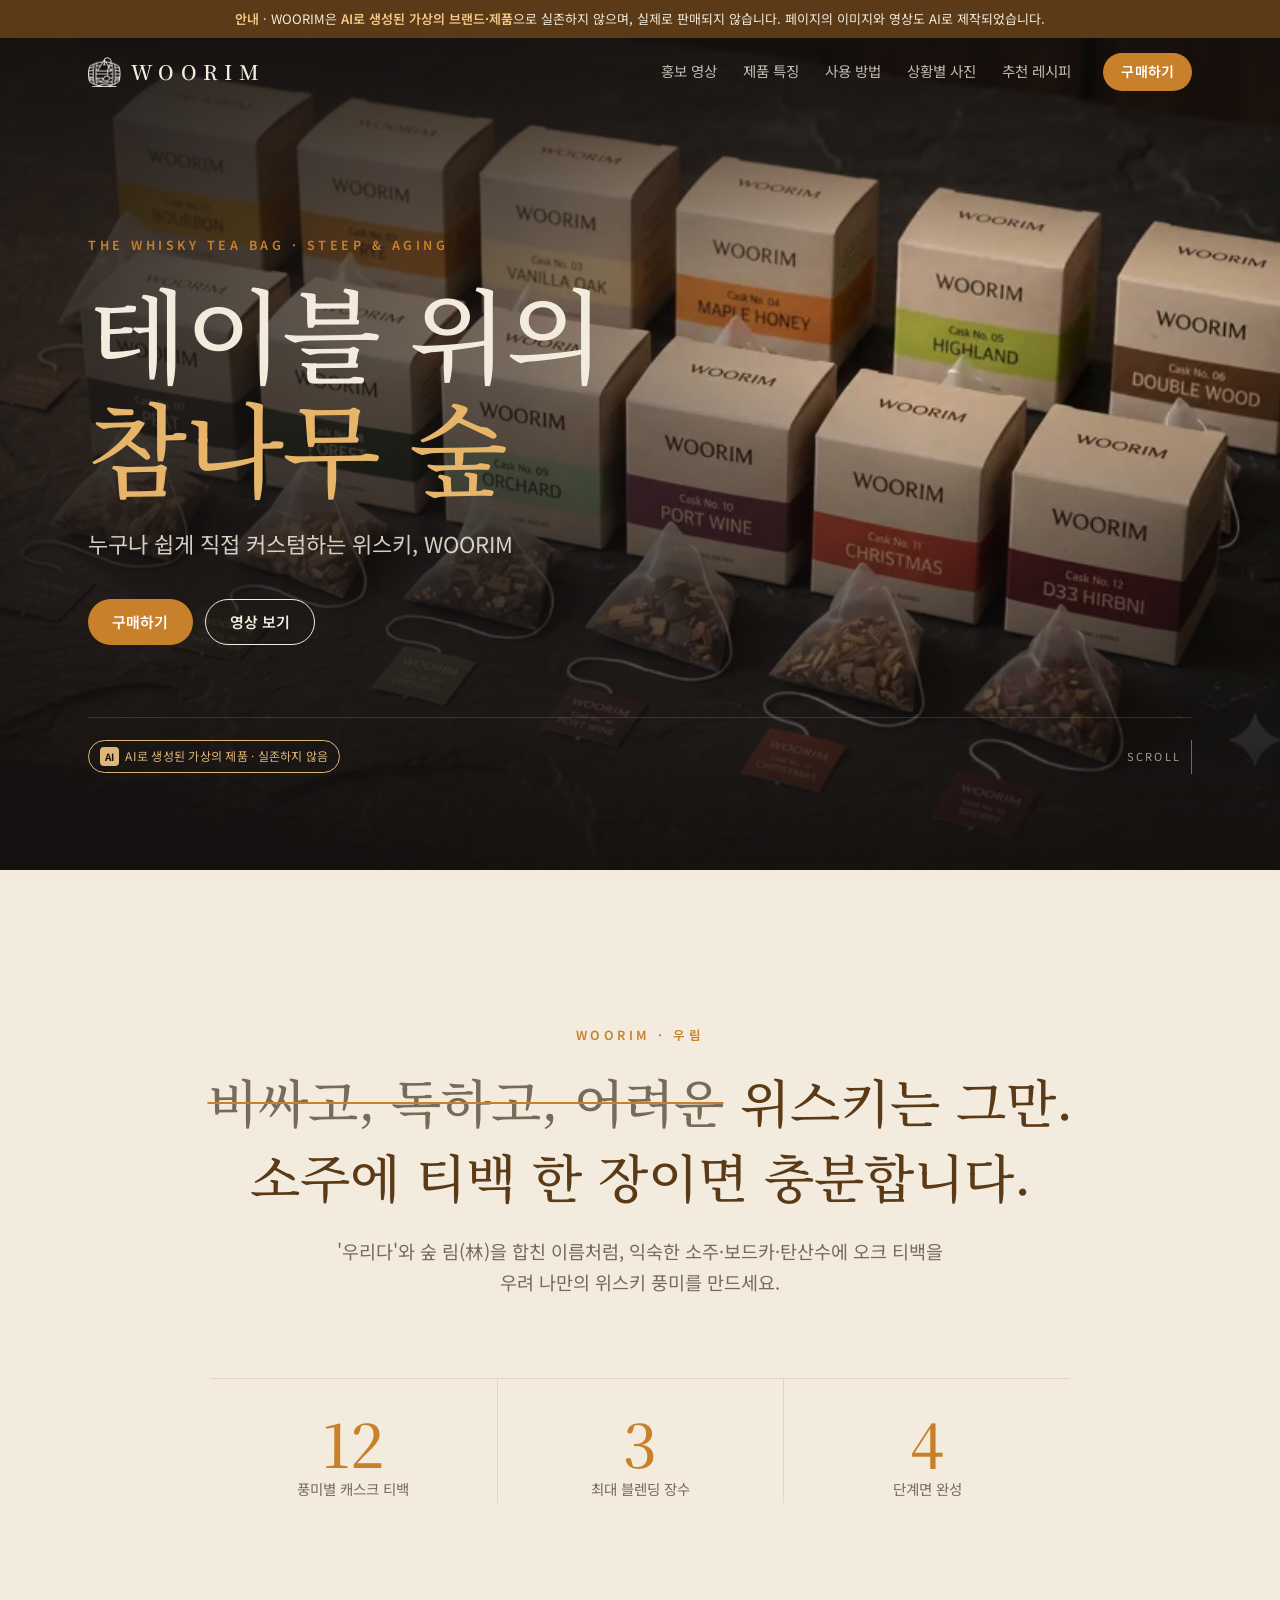
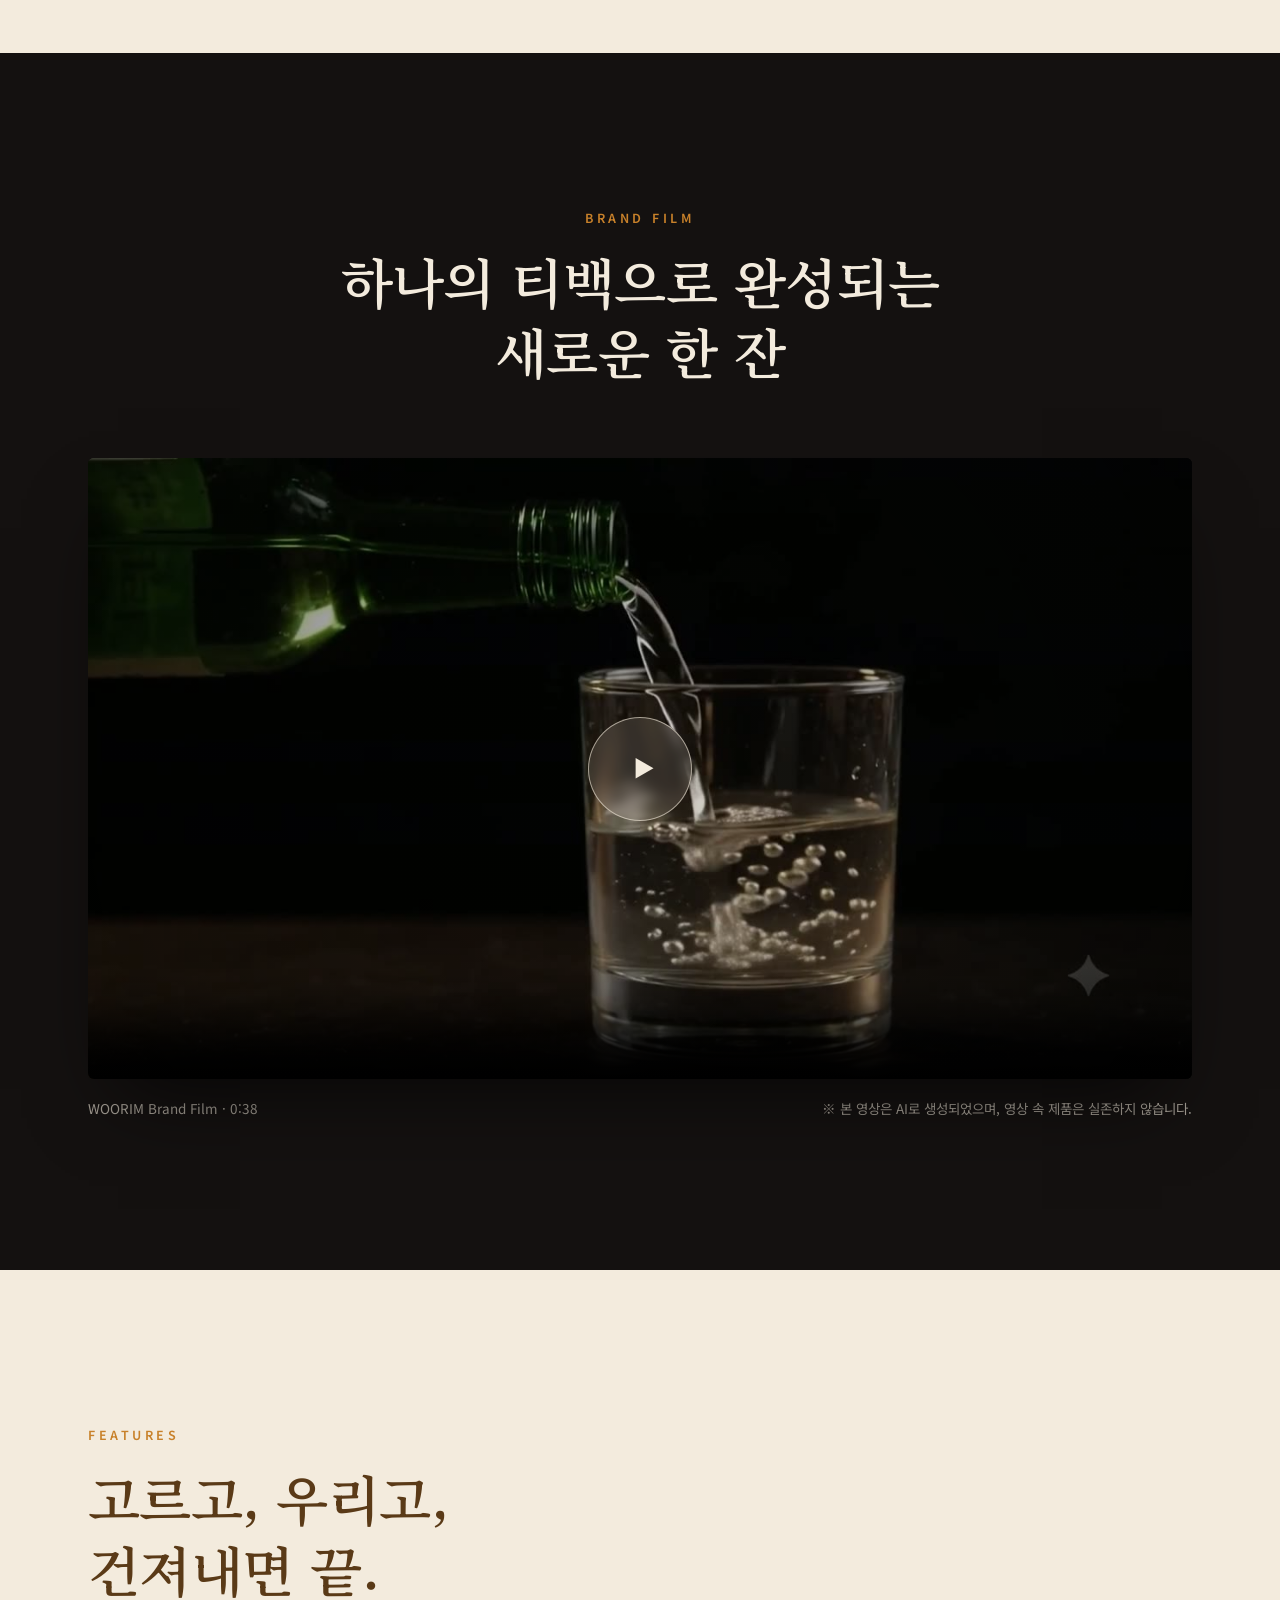
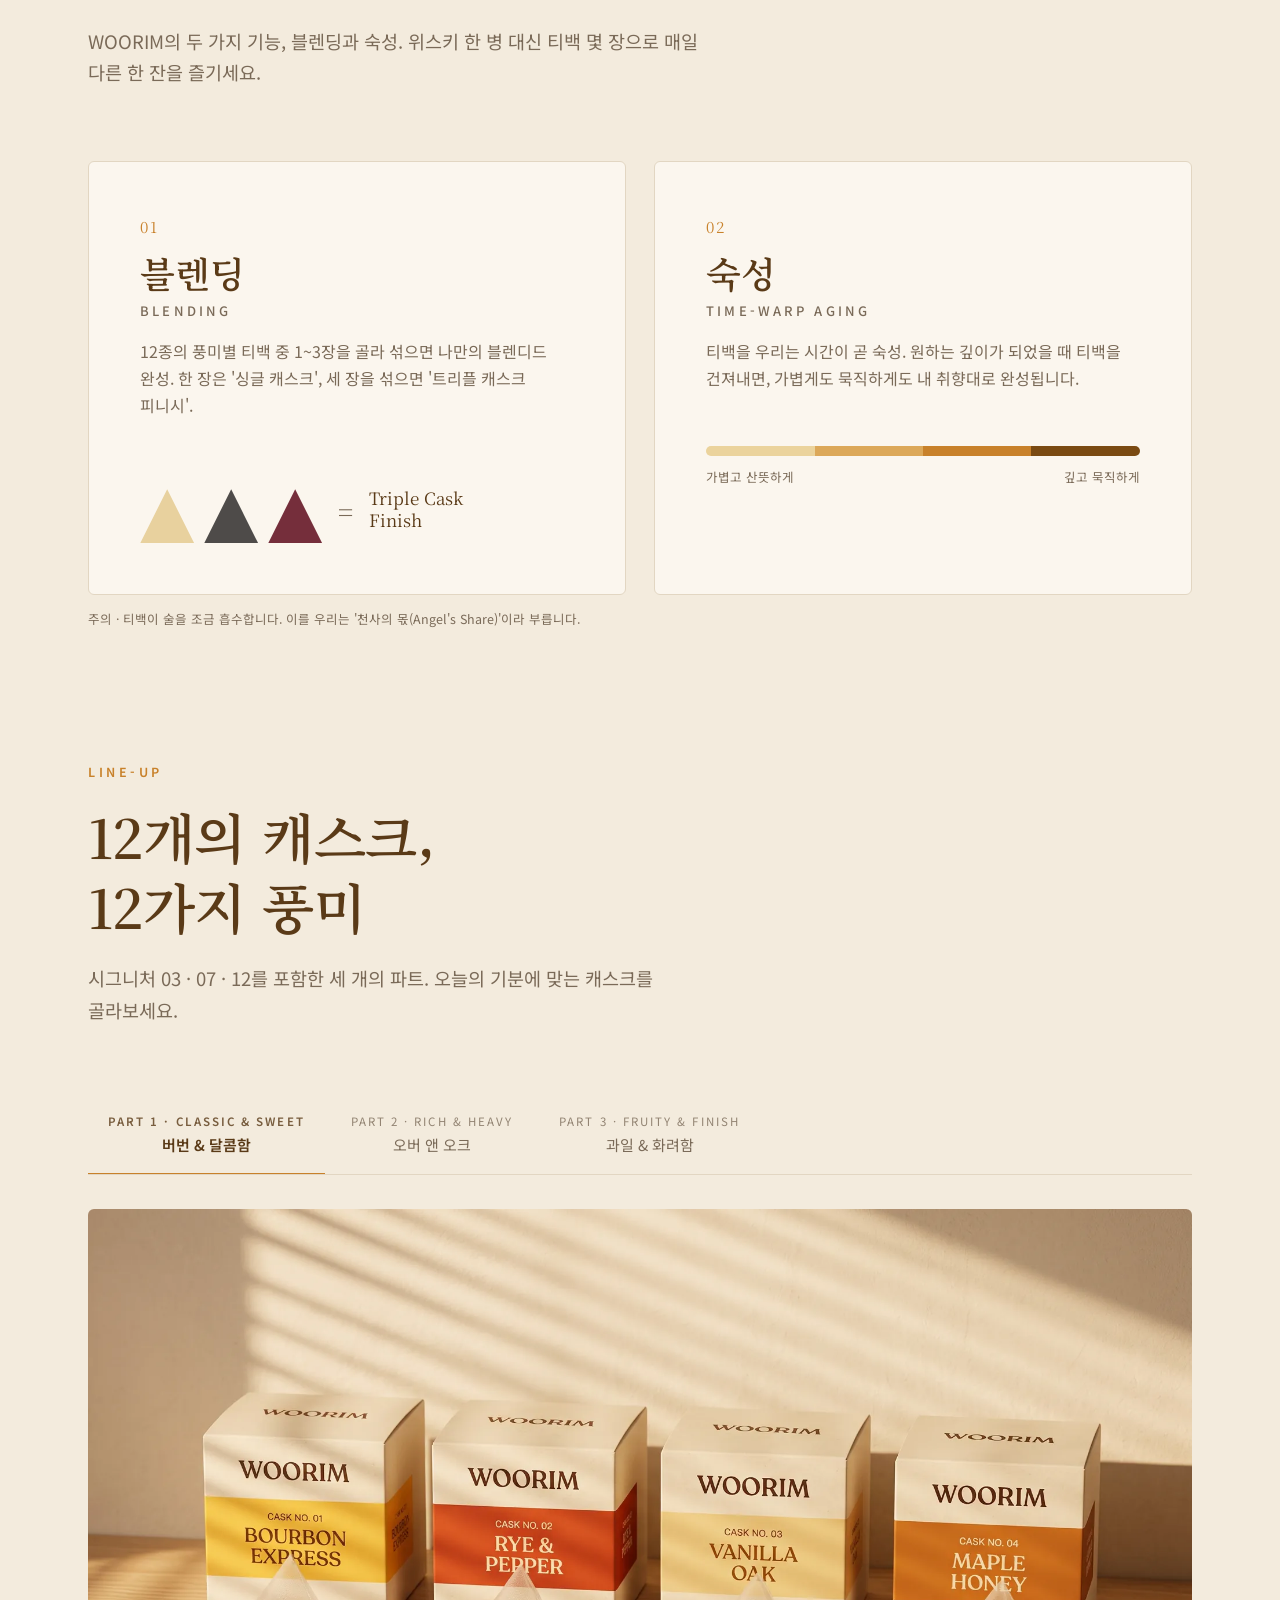
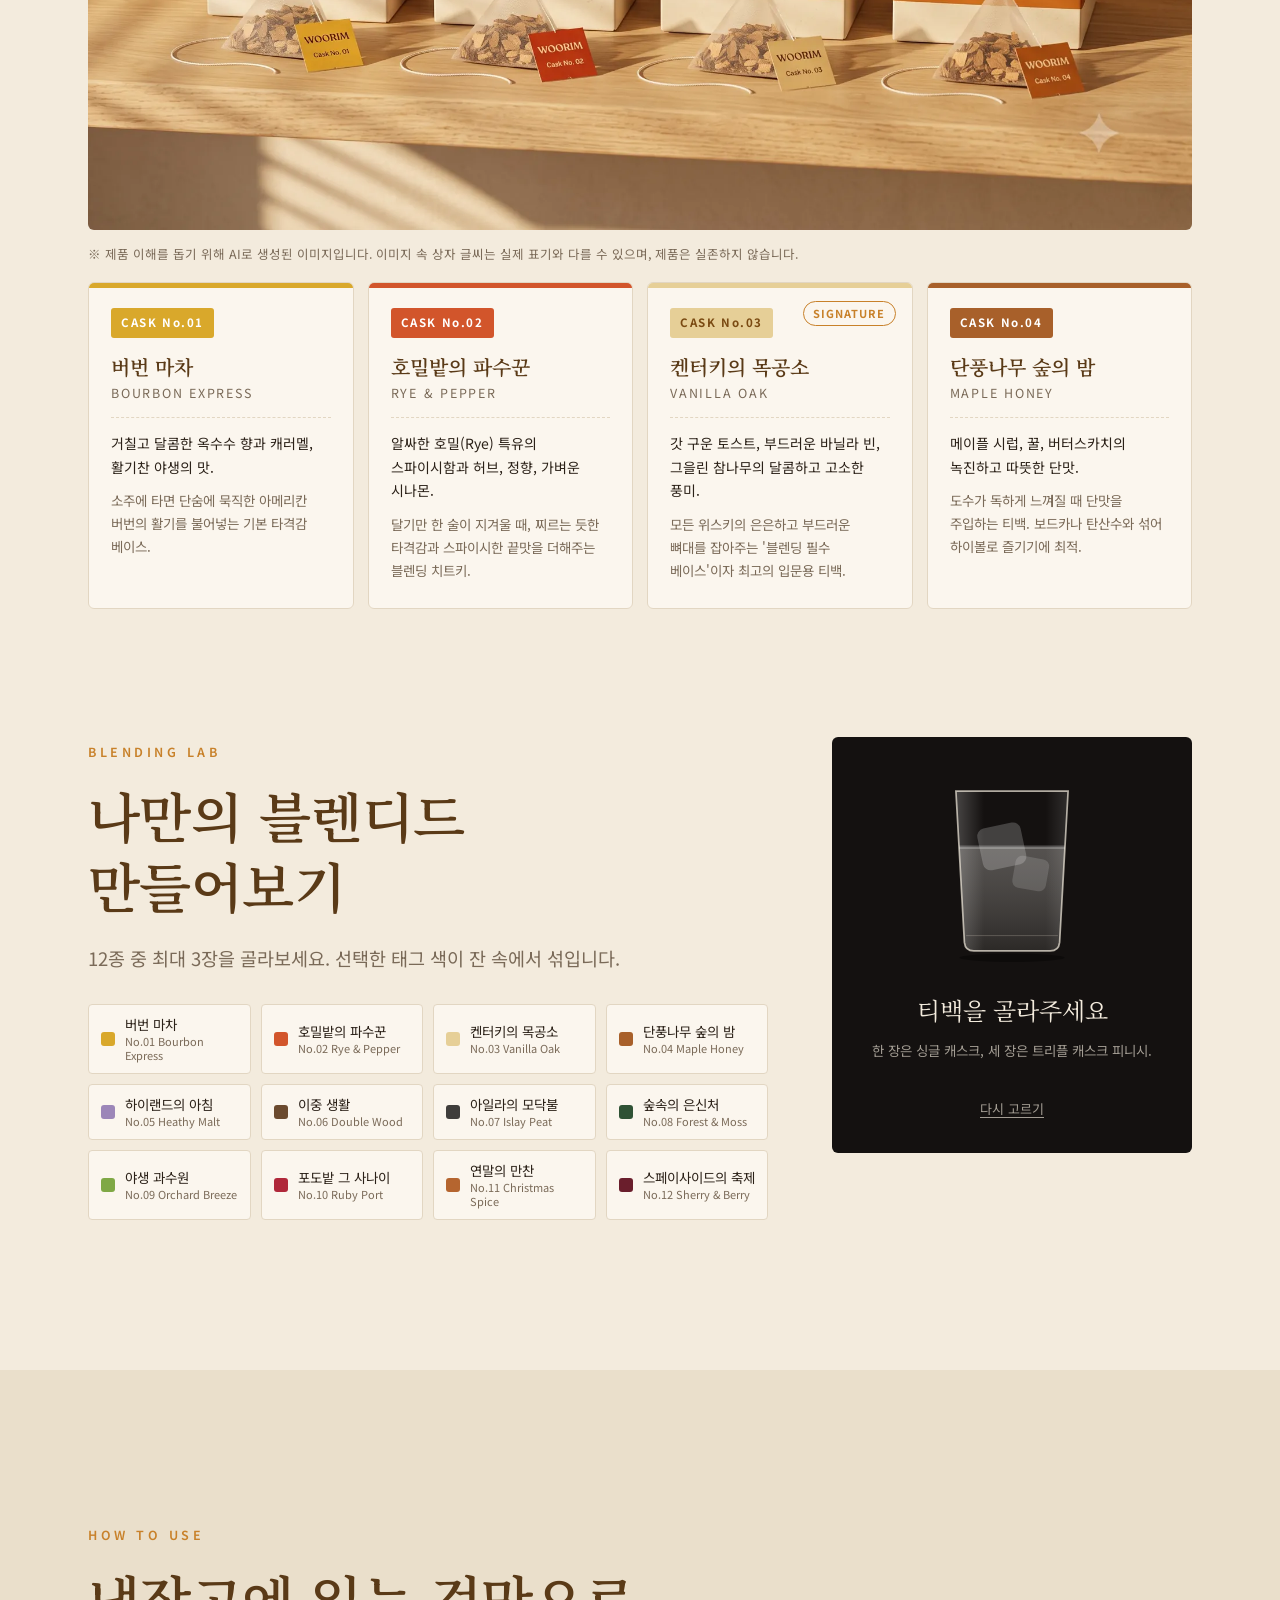
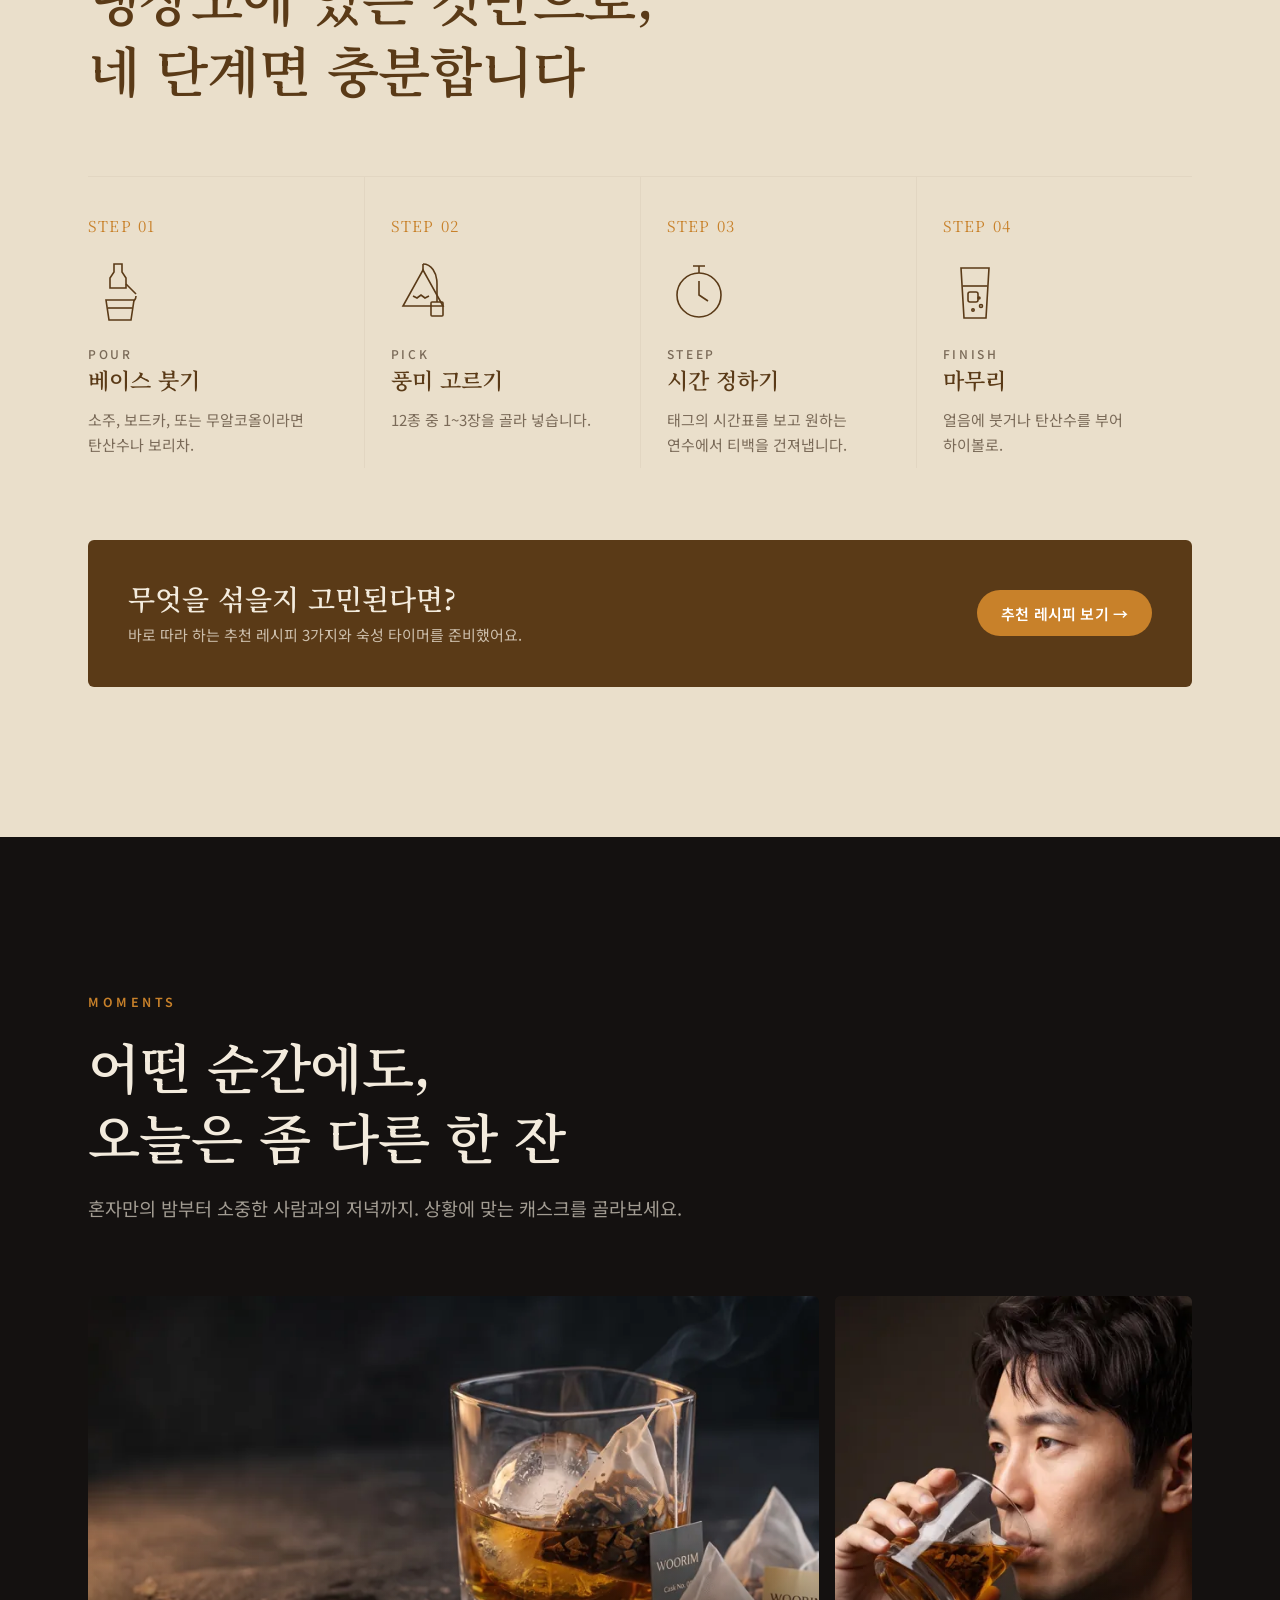
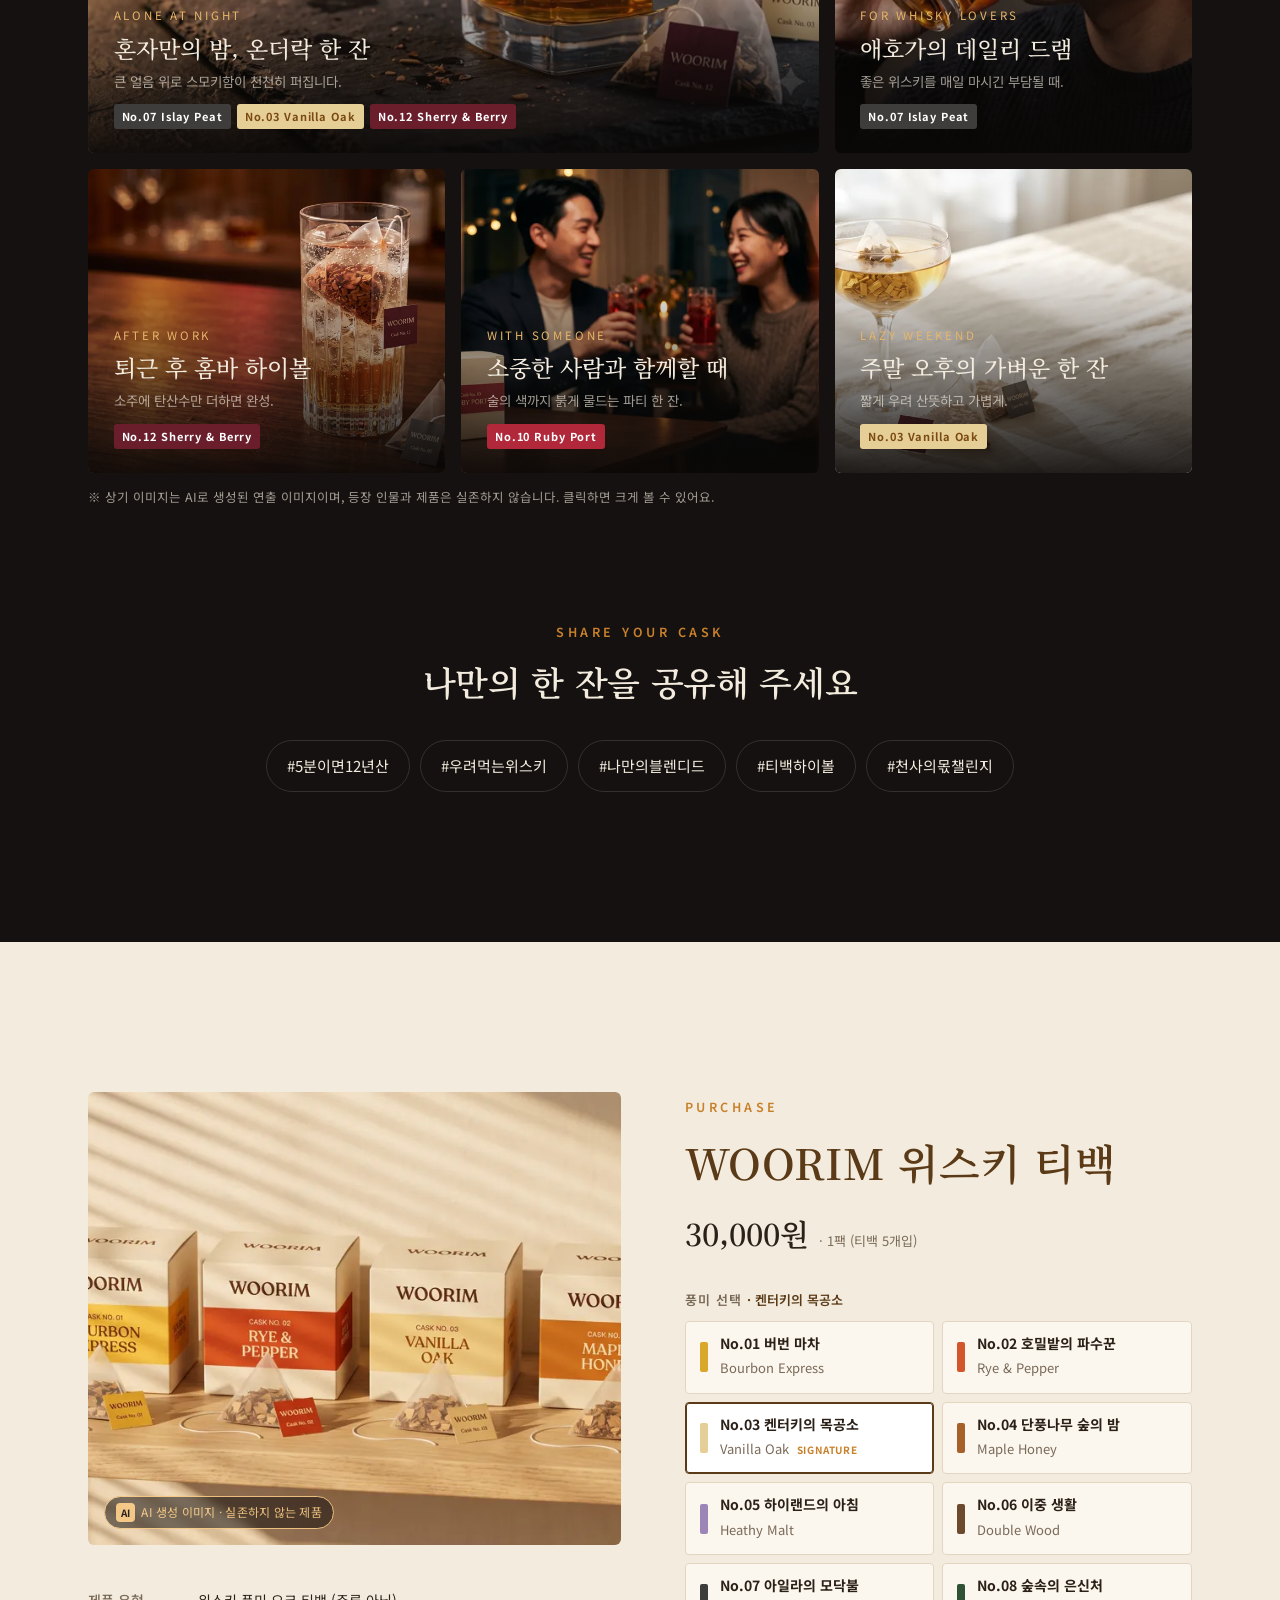
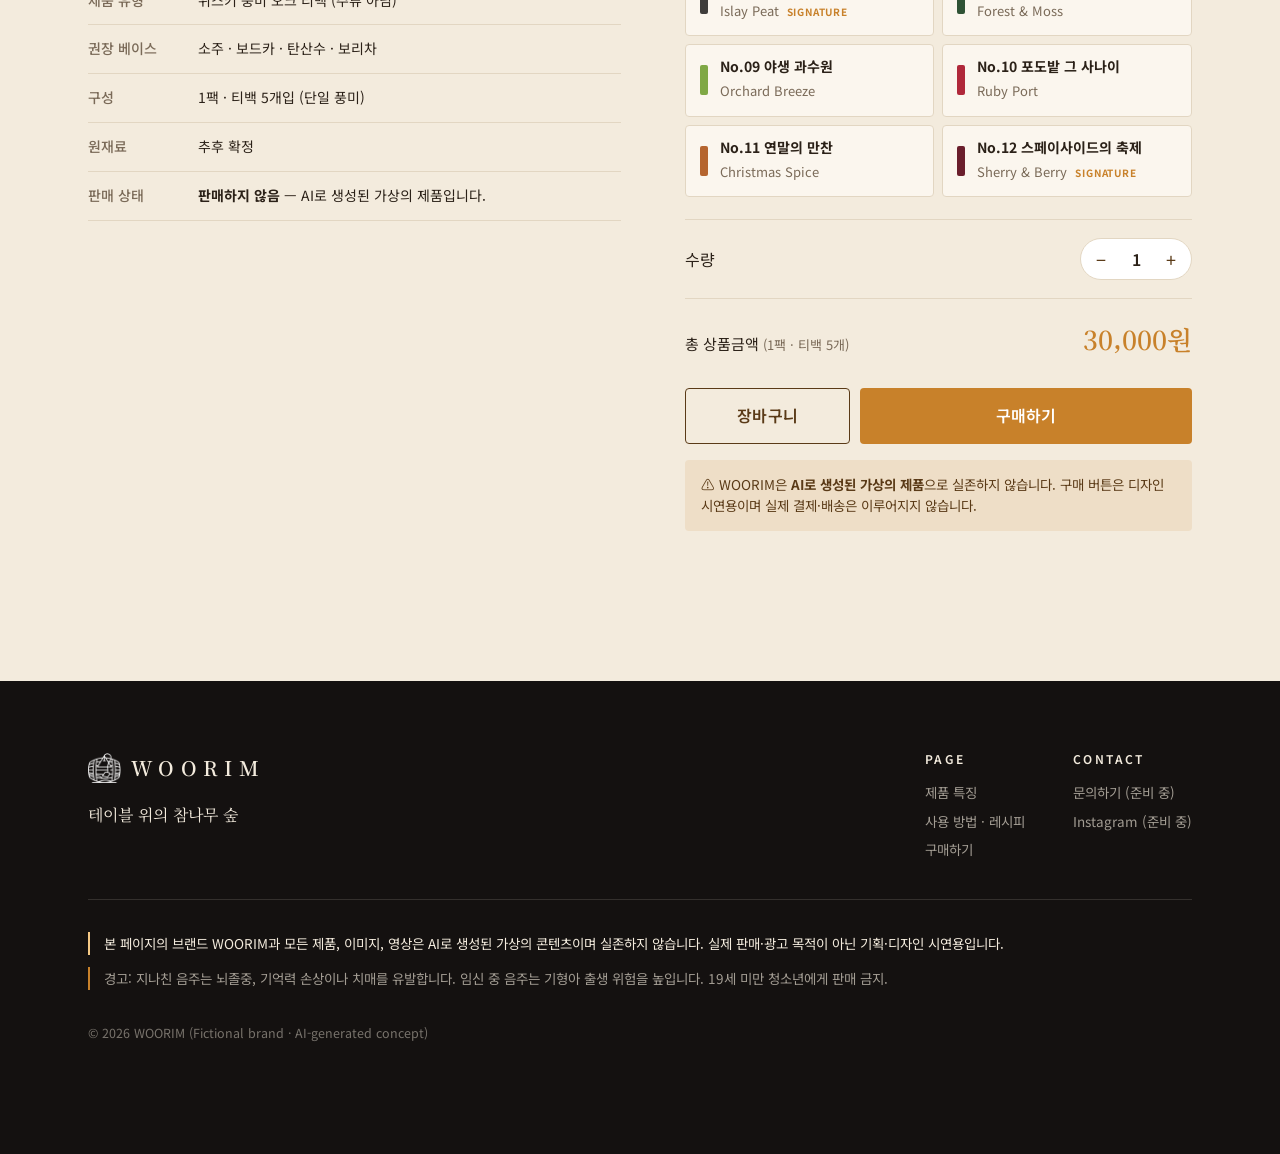
<file: index.html>
<!doctype html>
<html lang="ko">
<head>
  <meta charset="utf-8">
  <meta name="viewport" content="width=device-width, initial-scale=1">
  <title>WOORIM 위스키 티백</title>
  <meta name="description" content="테이블 위의 참나무 숲, WOORIM 위스키 티백 상세 페이지. ※ AI로 생성된 가상의 제품이며 실존하지 않습니다.">
  <meta name="theme-color" content="#141110">
  <link rel="icon" href="assets/img/logo-mark.png">
  <link rel="preconnect" href="https://fonts.googleapis.com">
  <link rel="preconnect" href="https://fonts.gstatic.com" crossorigin>
  <link href="https://fonts.googleapis.com/css2?family=Noto+Sans+KR:wght@400;500;600;700&family=Noto+Serif+KR:wght@500;600&display=swap" rel="stylesheet">
  <link rel="stylesheet" href="css/style.css">
  <script>document.documentElement.classList.add("js")</script>
</head>
<body>

  <!-- AI 생성 · 가상 제품 고지 -->
  <div class="ai-bar" role="note">
    <strong>안내</strong> · WOORIM은 <strong>AI로 생성된 가상의 브랜드·제품</strong>으로 실존하지 않으며, 실제로 판매되지 않습니다. 페이지의 이미지와 영상도 AI로 제작되었습니다.
  </div>

  <header class="header" id="header">
    <div class="wrap">
      <a href="index.html" class="logo" aria-label="WOORIM 홈">
        <img class="logo-light" src="assets/img/logo-white-mark.png" alt="" width="35" height="32">
        <img class="logo-dark" src="assets/img/logo-mark.png" alt="" width="35" height="32">
        WOORIM
      </a>
      <nav class="nav" id="nav" aria-label="주요 메뉴">
        <a href="#film">홍보 영상</a>
        <a href="#features">제품 특징</a>
        <a href="#howto">사용 방법</a>
        <a href="#scenes">상황별 사진</a>
        <a href="recipes.html">추천 레시피</a>
      </nav>
      <a href="#buy" class="btn btn-amber btn-sm btn-buy">구매하기</a>
      <button class="menu-btn" id="menuBtn" aria-label="메뉴 열기" aria-expanded="false" aria-controls="nav"><span></span></button>
    </div>
  </header>

  <main>
    <!-- 1. 상단 메인 이미지 -->
    <section class="hero" id="top">
      <div class="hero-media">
        <picture>
          <source media="(max-width: 700px)" srcset="assets/img/hero-lineup-sm.webp">
          <img src="assets/img/hero-lineup.webp" alt="검은 슬레이트 위에 놓인 WOORIM 위스키 티백 12종 상자와 피라미드 티백" fetchpriority="high">
        </picture>
      </div>
      <div class="wrap hero-inner">
        <p class="eyebrow reveal">The Whisky Tea Bag · Steep &amp; Aging</p>
        <h1 class="reveal" data-delay="1">테이블 위의<br><em>참나무 숲</em></h1>
        <p class="hero-sub reveal" data-delay="2">누구나 쉽게 직접 커스텀하는 위스키, WOORIM</p>
        <div class="hero-cta reveal" data-delay="3">
          <a href="#buy" class="btn btn-amber">구매하기</a>
          <a href="#film" class="btn btn-ghost">영상 보기</a>
        </div>
        <div class="hero-foot">
          <span class="ai-chip">AI로 생성된 가상의 제품 · 실존하지 않음</span>
          <span class="scroll-cue">SCROLL <i></i></span>
        </div>
      </div>
    </section>

    <!-- 인트로 -->
    <section class="section statement">
      <div class="wrap">
        <p class="eyebrow reveal">WOORIM · 우림</p>
        <h2 class="reveal" data-delay="1">
          <s>비싸고, 독하고, 어려운</s> 위스키는 그만.<br>
          소주에 티백 한 장이면 충분합니다.
        </h2>
        <p class="lead reveal" data-delay="2">'우리다'와 숲 림(林)을 합친 이름처럼, 익숙한 소주·보드카·탄산수에 오크 티백을 우려 나만의 위스키 풍미를 만드세요.</p>
        <div class="stats">
          <div class="stat reveal"><b data-count="12">12</b><span>풍미별 캐스크 티백</span></div>
          <div class="stat reveal" data-delay="1"><b data-count="3">3</b><span>최대 블렌딩 장수</span></div>
          <div class="stat reveal" data-delay="2"><b data-count="4">4</b><span>단계면 완성</span></div>
        </div>
      </div>
    </section>

    <!-- 2. 홍보 영상 -->
    <section class="section dark" id="film">
      <div class="wrap">
        <div class="sec-head center">
          <p class="eyebrow reveal">Brand Film</p>
          <h2 class="title reveal" data-delay="1">하나의 티백으로 완성되는<br>새로운 한 잔</h2>
        </div>
        <div class="video-box reveal" id="videoBox">
          <video id="promo" preload="metadata" playsinline controls poster="assets/video/promo-poster.jpg">
            <source src="assets/video/woorim-promo.mp4" type="video/mp4">
            브라우저가 영상 재생을 지원하지 않습니다.
          </video>
          <button class="video-play" id="videoPlay" aria-label="홍보 영상 재생">
            <span><svg viewBox="0 0 24 24" aria-hidden="true"><path d="M6 4l14 8-14 8z"/></svg></span>
          </button>
        </div>
        <div class="video-meta">
          <span>WOORIM Brand Film · 0:38</span>
          <span>※ 본 영상은 AI로 생성되었으며, 영상 속 제품은 실존하지 않습니다.</span>
        </div>
      </div>
    </section>

    <!-- 3. 제품 특징 -->
    <section class="section" id="features">
      <div class="wrap">
        <div class="sec-head">
          <p class="eyebrow reveal">Features</p>
          <h2 class="title reveal" data-delay="1">고르고, 우리고,<br>건져내면 끝.</h2>
          <p class="lead reveal" data-delay="2">WOORIM의 두 가지 기능, 블렌딩과 숙성. 위스키 한 병 대신 티백 몇 장으로 매일 다른 한 잔을 즐기세요.</p>
        </div>

        <div class="feature-grid">
          <article class="feature reveal">
            <span class="feature-no">01</span>
            <h3>블렌딩<small>BLENDING</small></h3>
            <p>12종의 풍미별 티백 중 1~3장을 골라 섞으면 나만의 블렌디드 완성. 한 장은 '싱글 캐스크', 세 장을 섞으면 '트리플 캐스크 피니시'.</p>
            <div class="feature-visual" aria-hidden="true">
              <i class="bag" style="--c:#E6CF97"></i>
              <i class="bag" style="--c:#3F3D3B"></i>
              <i class="bag" style="--c:#6A1E2C"></i>
              <span class="eq">=</span>
              <span class="result">Triple Cask<br>Finish</span>
            </div>
          </article>
          <article class="feature reveal" data-delay="1">
            <span class="feature-no">02</span>
            <h3>숙성<small>TIME-WARP AGING</small></h3>
            <p>티백을 우리는 시간이 곧 숙성. 원하는 깊이가 되었을 때 티백을 건져내면, 가볍게도 묵직하게도 내 취향대로 완성됩니다.</p>
            <div class="age-bar" aria-hidden="true">
              <i style="background:var(--age-nas)"></i><i style="background:var(--age-12)"></i><i style="background:var(--age-18)"></i><i style="background:var(--age-30)"></i>
            </div>
            <div class="age-labels" aria-hidden="true"><span>가볍고 산뜻하게</span><span>깊고 묵직하게</span></div>
          </article>
        </div>
        <p class="ai-note">주의 · 티백이 술을 조금 흡수합니다. 이를 우리는 '천사의 몫(Angel's Share)'이라 부릅니다.</p>

        <!-- 라인업 -->
        <div class="lineup" id="lineup">
          <div class="sec-head">
            <p class="eyebrow reveal">Line-up</p>
            <h2 class="title reveal" data-delay="1">12개의 캐스크,<br>12가지 풍미</h2>
            <p class="lead reveal" data-delay="2">시그니처 03 · 07 · 12를 포함한 세 개의 파트. 오늘의 기분에 맞는 캐스크를 골라보세요.</p>
          </div>
          <div class="tabs" role="tablist" id="lineupTabs"></div>
          <div class="lineup-img reveal">
            <img id="lineupImg" src="assets/img/lineup-part1.webp" alt="" loading="lazy">
          </div>
          <p class="ai-note">※ 제품 이해를 돕기 위해 AI로 생성된 이미지입니다. 이미지 속 상자 글씨는 실제 표기와 다를 수 있으며, 제품은 실존하지 않습니다.</p>
          <div class="cards" id="lineupCards" role="tabpanel"></div>
        </div>

        <!-- 블렌딩 체험 -->
        <div class="lab" id="lab">
          <div>
            <p class="eyebrow reveal">Blending Lab</p>
            <h2 class="title reveal" data-delay="1">나만의 블렌디드<br>만들어보기</h2>
            <p class="lead reveal" data-delay="2">12종 중 최대 3장을 골라보세요. 선택한 태그 색이 잔 속에서 섞입니다.</p>
            <div class="chips" id="labChips"></div>
          </div>
          <aside class="lab-result" aria-live="polite">
            <div data-glass="lab"></div>
            <p class="lab-name" id="labName">티백을 골라주세요</p>
            <p class="lab-sub" id="labSub">한 장은 싱글 캐스크, 세 장은 트리플 캐스크 피니시.</p>
            <button class="lab-reset" id="labReset" type="button">다시 고르기</button>
          </aside>
        </div>
      </div>
    </section>

    <!-- 4. 사용 방법 -->
    <section class="section" id="howto" style="background:var(--ivory-2)">
      <div class="wrap">
        <div class="sec-head">
          <p class="eyebrow reveal">How to Use</p>
          <h2 class="title reveal" data-delay="1">냉장고에 있는 것만으로,<br>네 단계면 충분합니다</h2>
        </div>
        <div class="steps">
          <div class="step reveal">
            <span class="step-no">STEP 01</span>
            <svg class="step-icon" viewBox="0 0 64 64" fill="none" stroke="currentColor" stroke-width="1.6" aria-hidden="true"><path d="M26 4h8v8l4 6v10H22V18l4-6z"/><path d="M38 24l10 10"/><path d="M48 36c0 3-2 5-2 5"/><path d="M18 40h28l-3 20H21z"/><path d="M20 48h24"/></svg>
            <h3><small>Pour</small>베이스 붓기</h3>
            <p>소주, 보드카, 또는 무알코올이라면 탄산수나 보리차.</p>
          </div>
          <div class="step reveal" data-delay="1">
            <span class="step-no">STEP 02</span>
            <svg class="step-icon" viewBox="0 0 64 64" fill="none" stroke="currentColor" stroke-width="1.6" aria-hidden="true"><path d="M32 10L52 46H12z"/><path d="M32 10V4"/><path d="M32 4c8 0 14 8 14 20v18"/><rect x="40" y="42" width="12" height="14" rx="1"/><path d="M22 36l4 2 4-3 4 3 4-2"/></svg>
            <h3><small>Pick</small>풍미 고르기</h3>
            <p>12종 중 1~3장을 골라 넣습니다.</p>
          </div>
          <div class="step reveal" data-delay="2">
            <span class="step-no">STEP 03</span>
            <svg class="step-icon" viewBox="0 0 64 64" fill="none" stroke="currentColor" stroke-width="1.6" aria-hidden="true"><circle cx="32" cy="35" r="22"/><path d="M32 21v14l9 6"/><path d="M26 6h12M32 6v7"/></svg>
            <h3><small>Steep</small>시간 정하기</h3>
            <p>태그의 시간표를 보고 원하는 연수에서 티백을 건져냅니다.</p>
          </div>
          <div class="step reveal" data-delay="3">
            <span class="step-no">STEP 04</span>
            <svg class="step-icon" viewBox="0 0 64 64" fill="none" stroke="currentColor" stroke-width="1.6" aria-hidden="true"><path d="M18 8h28l-3 50H21z"/><path d="M19.5 26h25"/><rect x="25" y="32" width="10" height="10" rx="2"/><circle cx="38" cy="46" r="1.5"/><circle cx="30" cy="50" r="1.2"/><circle cx="36" cy="38" r="1"/></svg>
            <h3><small>Finish</small>마무리</h3>
            <p>얼음에 붓거나 탄산수를 부어 하이볼로.</p>
          </div>
        </div>
        <div class="howto-cta reveal">
          <div>
            <h3>무엇을 섞을지 고민된다면?</h3>
            <p>바로 따라 하는 추천 레시피 3가지와 숙성 타이머를 준비했어요.</p>
          </div>
          <a href="recipes.html#recipes" class="btn btn-amber">추천 레시피 보기 →</a>
        </div>
      </div>
    </section>

    <!-- 5. 상황별 사진 -->
    <section class="section dark" id="scenes">
      <div class="wrap">
        <div class="sec-head">
          <p class="eyebrow reveal">Moments</p>
          <h2 class="title reveal" data-delay="1">어떤 순간에도,<br>오늘은 좀 다른 한 잔</h2>
          <p class="lead reveal" data-delay="2">혼자만의 밤부터 소중한 사람과의 저녁까지. 상황에 맞는 캐스크를 골라보세요.</p>
        </div>
        <div class="scenes" id="sceneList">
          <button class="scene reveal" data-full="assets/img/scene-rock.webp">
            <figure style="margin:0">
              <img src="assets/img/scene-rock-sm.webp" srcset="assets/img/scene-rock-sm.webp 960w, assets/img/scene-rock.webp 1920w" sizes="(max-width: 860px) 100vw, 66vw" alt="어두운 슬레이트 위 구형 얼음이 담긴 온더락 잔에 WOORIM 티백이 우러나는 모습" loading="lazy">
              <figcaption>
                <span class="when">Alone at Night</span>
                <h3>혼자만의 밤, 온더락 한 잔</h3>
                <p>큰 얼음 위로 스모키함이 천천히 퍼집니다.</p>
                <span class="pair" data-pair="07,03,12"></span>
              </figcaption>
            </figure>
          </button>
          <button class="scene reveal" data-delay="1" data-full="assets/img/lifestyle-man.webp">
            <figure style="margin:0">
              <img src="assets/img/lifestyle-man-sm.webp" srcset="assets/img/lifestyle-man-sm.webp 960w, assets/img/lifestyle-man.webp 1920w" sizes="(max-width: 860px) 100vw, 33vw" alt="어두운 배경에서 티백이 담긴 앰버색 위스키를 마시는 남성" loading="lazy">
              <figcaption>
                <span class="when">For Whisky Lovers</span>
                <h3>애호가의 데일리 드램</h3>
                <p>좋은 위스키를 매일 마시긴 부담될 때.</p>
                <span class="pair" data-pair="07"></span>
              </figcaption>
            </figure>
          </button>
          <button class="scene reveal" data-full="assets/img/scene-highball.webp">
            <figure style="margin:0">
              <img src="assets/img/scene-highball-sm.webp" alt="월넛 바 테이블 위 얼음과 탄산이 가득한 하이볼 잔 속 WOORIM 티백" loading="lazy">
              <figcaption>
                <span class="when">After Work</span>
                <h3>퇴근 후 홈바 하이볼</h3>
                <p>소주에 탄산수만 더하면 완성.</p>
                <span class="pair" data-pair="12"></span>
              </figcaption>
            </figure>
          </button>
          <button class="scene reveal" data-delay="1" data-full="assets/img/lifestyle-party.webp">
            <figure style="margin:0">
              <img src="assets/img/lifestyle-party-sm.webp" alt="따뜻한 조명 아래 붉은 하이볼로 건배하며 웃는 두 사람과 Ruby Port 상자" loading="lazy">
              <figcaption>
                <span class="when">With Someone</span>
                <h3>소중한 사람과 함께할 때</h3>
                <p>술의 색까지 붉게 물드는 파티 한 잔.</p>
                <span class="pair" data-pair="10"></span>
              </figcaption>
            </figure>
          </button>
          <button class="scene reveal" data-delay="2" data-full="assets/img/scene-morning.webp">
            <figure style="margin:0">
              <img src="assets/img/scene-morning-sm.webp" alt="햇살이 드는 아이보리 리넨 위 쿠프 잔과 WOORIM 티백" loading="lazy">
              <figcaption>
                <span class="when">Lazy Weekend</span>
                <h3>주말 오후의 가벼운 한 잔</h3>
                <p>짧게 우려 산뜻하고 가볍게.</p>
                <span class="pair" data-pair="03"></span>
              </figcaption>
            </figure>
          </button>
        </div>
        <p class="ai-note">※ 상기 이미지는 AI로 생성된 연출 이미지이며, 등장 인물과 제품은 실존하지 않습니다. 클릭하면 크게 볼 수 있어요.</p>

        <div class="center" style="margin-top:clamp(72px,9vw,110px)">
          <p class="eyebrow reveal">Share Your Cask</p>
          <h2 class="title reveal" data-delay="1" style="font-size:clamp(24px,3vw,34px)">나만의 한 잔을 공유해 주세요</h2>
          <div class="tags" id="hashtags"></div>
        </div>
      </div>
    </section>

    <!-- 6. 구매 -->
    <section class="section" id="buy">
      <div class="wrap buy">
        <div class="reveal">
          <div class="buy-visual">
            <img id="buyImg" src="assets/img/hero-lineup-sm.webp" alt="선택한 WOORIM 상자 구성 이미지" loading="lazy">
            <span class="ai-chip">AI 생성 이미지 · 실존하지 않는 제품</span>
          </div>
          <table class="spec">
            <caption class="sr-only">제품 정보</caption>
            <tr><th scope="row">제품 유형</th><td>위스키 풍미 오크 티백 (주류 아님)</td></tr>
            <tr><th scope="row">권장 베이스</th><td>소주 · 보드카 · 탄산수 · 보리차</td></tr>
            <tr><th scope="row">구성</th><td>1팩 · 티백 5개입 (단일 풍미)</td></tr>
            <tr><th scope="row">원재료</th><td>추후 확정</td></tr>
            <tr><th scope="row">판매 상태</th><td><b>판매하지 않음</b> — AI로 생성된 가상의 제품입니다.</td></tr>
          </table>
        </div>

        <div class="reveal" data-delay="1">
          <p class="eyebrow">Purchase</p>
          <h2>WOORIM 위스키 티백</h2>
          <div class="price"><b id="buyPrice">30,000원</b><span>· 1팩 (티백 5개입)</span></div>

          <p class="opt-label" id="optLabel">풍미 선택 <span id="optSel"></span></p>
          <div class="options" id="buyOptions" role="radiogroup" aria-labelledby="optLabel"></div>

          <div class="qty-row">
            <span>수량</span>
            <div class="qty">
              <button type="button" id="qtyMinus" aria-label="수량 줄이기">−</button>
              <output id="qty" aria-live="polite">1</output>
              <button type="button" id="qtyPlus" aria-label="수량 늘리기">+</button>
            </div>
          </div>
          <div class="total-row">
            <span>총 상품금액 <small id="totalNote">(1팩 · 티백 5개)</small></span>
            <b id="totalPrice" aria-live="polite">30,000원</b>
          </div>

          <div class="buy-actions">
            <button class="btn btn-ghost" type="button" data-buy="cart">장바구니</button>
            <button class="btn btn-amber" type="button" data-buy="now">구매하기</button>
          </div>
          <p class="buy-warning">⚠ WOORIM은 <b>AI로 생성된 가상의 제품</b>으로 실존하지 않습니다. 구매 버튼은 디자인 시연용이며 실제 결제·배송은 이루어지지 않습니다.</p>
        </div>
      </div>
    </section>
  </main>

  <footer class="footer">
    <div class="wrap">
      <div class="footer-top">
        <div>
          <a href="index.html" class="logo"><img src="assets/img/logo-white-mark.png" alt="" width="35" height="32"> WOORIM</a>
          <p class="slogan">테이블 위의 참나무 숲</p>
        </div>
        <div class="footer-links">
          <div>
            <h4>PAGE</h4>
            <a href="#features">제품 특징</a>
            <a href="recipes.html">사용 방법 · 레시피</a>
            <a href="#buy">구매하기</a>
          </div>
          <div>
            <h4>CONTACT</h4>
            <a href="#" aria-disabled="true">문의하기 (준비 중)</a>
            <a href="#" aria-disabled="true">Instagram (준비 중)</a>
          </div>
        </div>
      </div>
      <div class="notice-box">
        <p class="ai">본 페이지의 브랜드 WOORIM과 모든 제품, 이미지, 영상은 AI로 생성된 가상의 콘텐츠이며 실존하지 않습니다. 실제 판매·광고 목적이 아닌 기획·디자인 시연용입니다.</p>
        <p>경고: 지나친 음주는 뇌졸중, 기억력 손상이나 치매를 유발합니다. 임신 중 음주는 기형아 출생 위험을 높입니다. 19세 미만 청소년에게 판매 금지.</p>
      </div>
      <p class="copy">© 2026 WOORIM (Fictional brand · AI-generated concept)</p>
    </div>
  </footer>

  <!-- 모바일 하단 구매바 -->
  <div class="mobile-buy" id="mobileBuy">
    <div><b>30,000원</b>1팩 티백 5개입 · AI로 생성된 가상 제품</div>
    <a href="#buy" class="btn btn-amber btn-sm">구매하기</a>
  </div>

  <!-- 구매 안내 모달 -->
  <div class="modal" id="buyModal" role="dialog" aria-modal="true" aria-labelledby="buyModalTitle" hidden>
    <div class="modal-card">
      <span class="ai-chip">가상 제품 안내</span>
      <h3 id="buyModalTitle">구매할 수 없는 제품입니다</h3>
      <div class="summary" id="buySummary"></div>
      <p>WOORIM은 <b>AI로 생성된 가상의 제품</b>으로 실존하지 않으며, 실제 결제·배송이 이루어지지 않습니다. 관심 가져주셔서 감사합니다!</p>
      <button class="btn btn-amber" type="button" data-close>확인</button>
    </div>
  </div>

  <!-- 라이트박스 -->
  <div class="modal lightbox" id="lightbox" role="dialog" aria-modal="true" aria-label="이미지 크게 보기" hidden>
    <button class="lightbox-close" type="button" data-close aria-label="닫기">×</button>
    <figure>
      <img id="lightboxImg" alt="">
      <figcaption>※ AI로 생성된 이미지 · 실존하지 않는 제품</figcaption>
    </figure>
  </div>

  <div class="toast" id="toast" role="status" aria-live="polite"></div>

  <script src="js/data.js"></script>
  <script src="js/main.js"></script>
</body>
</html>
</file>
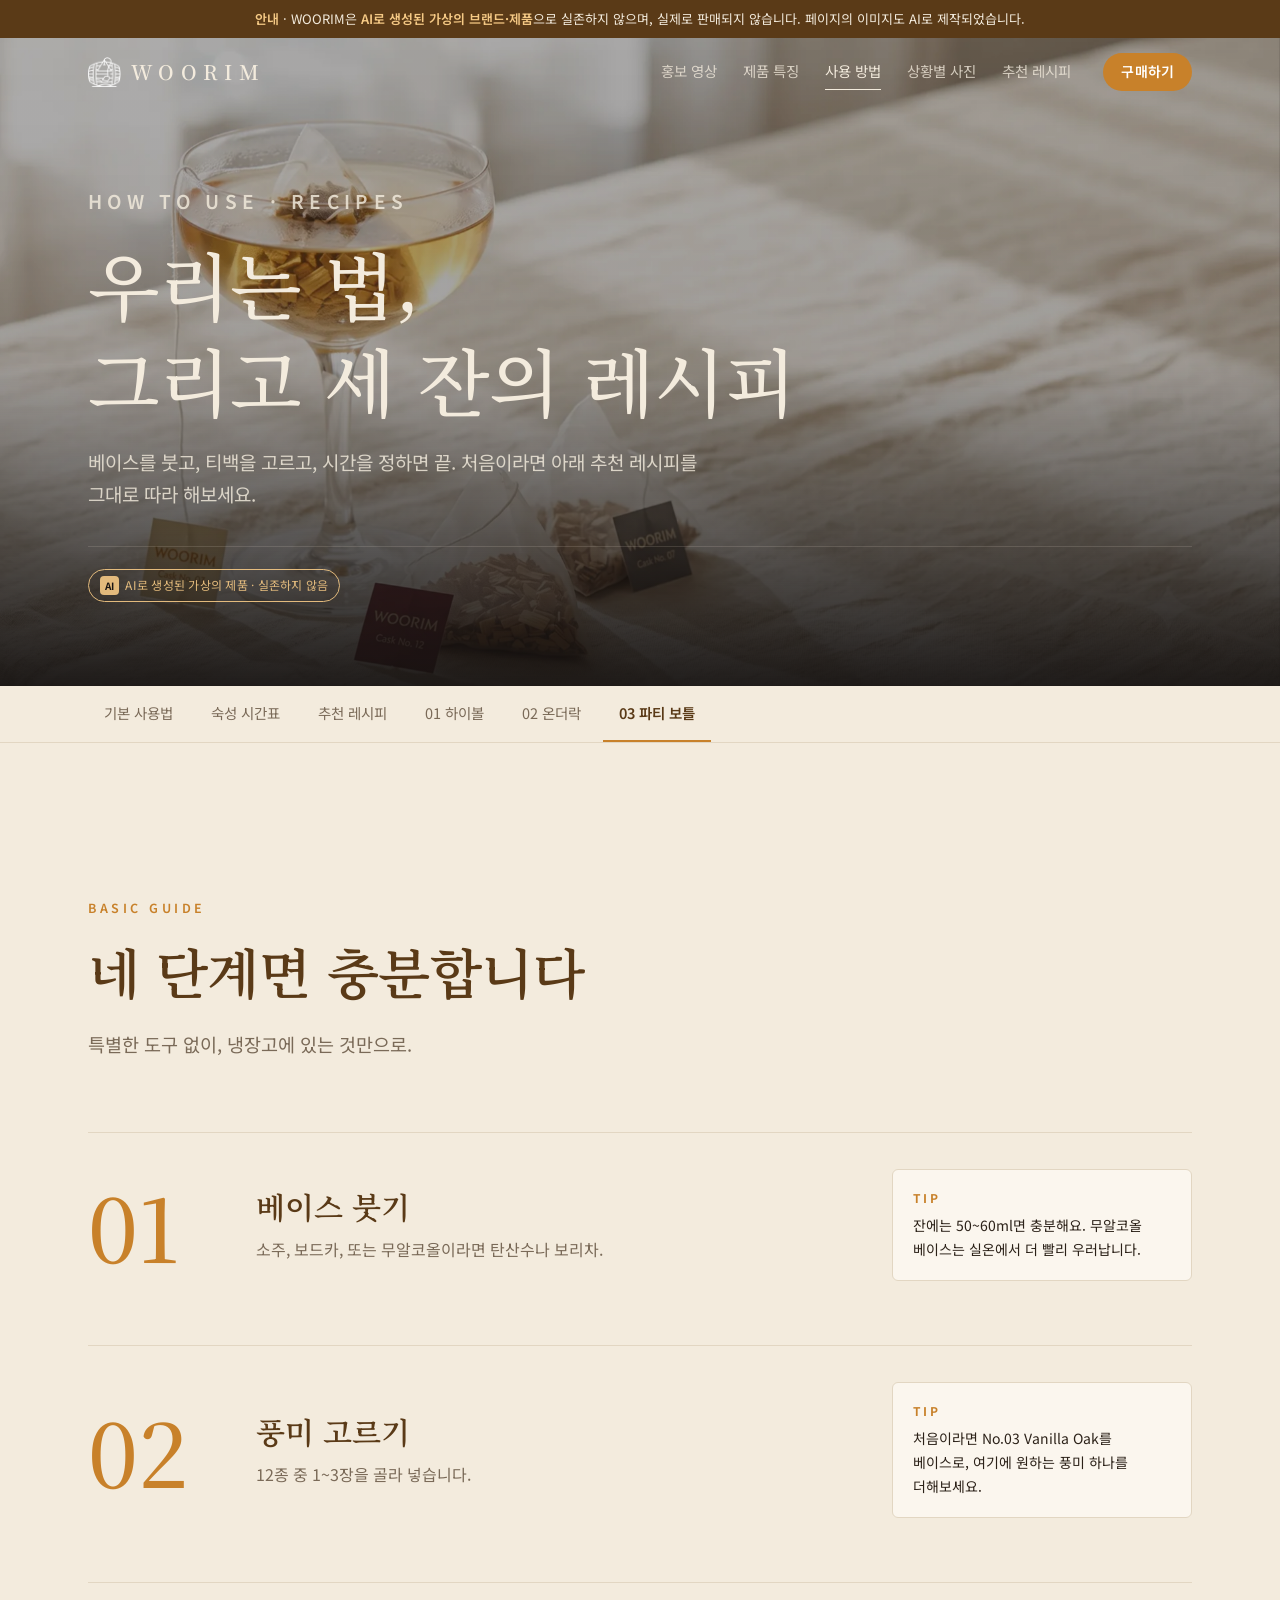
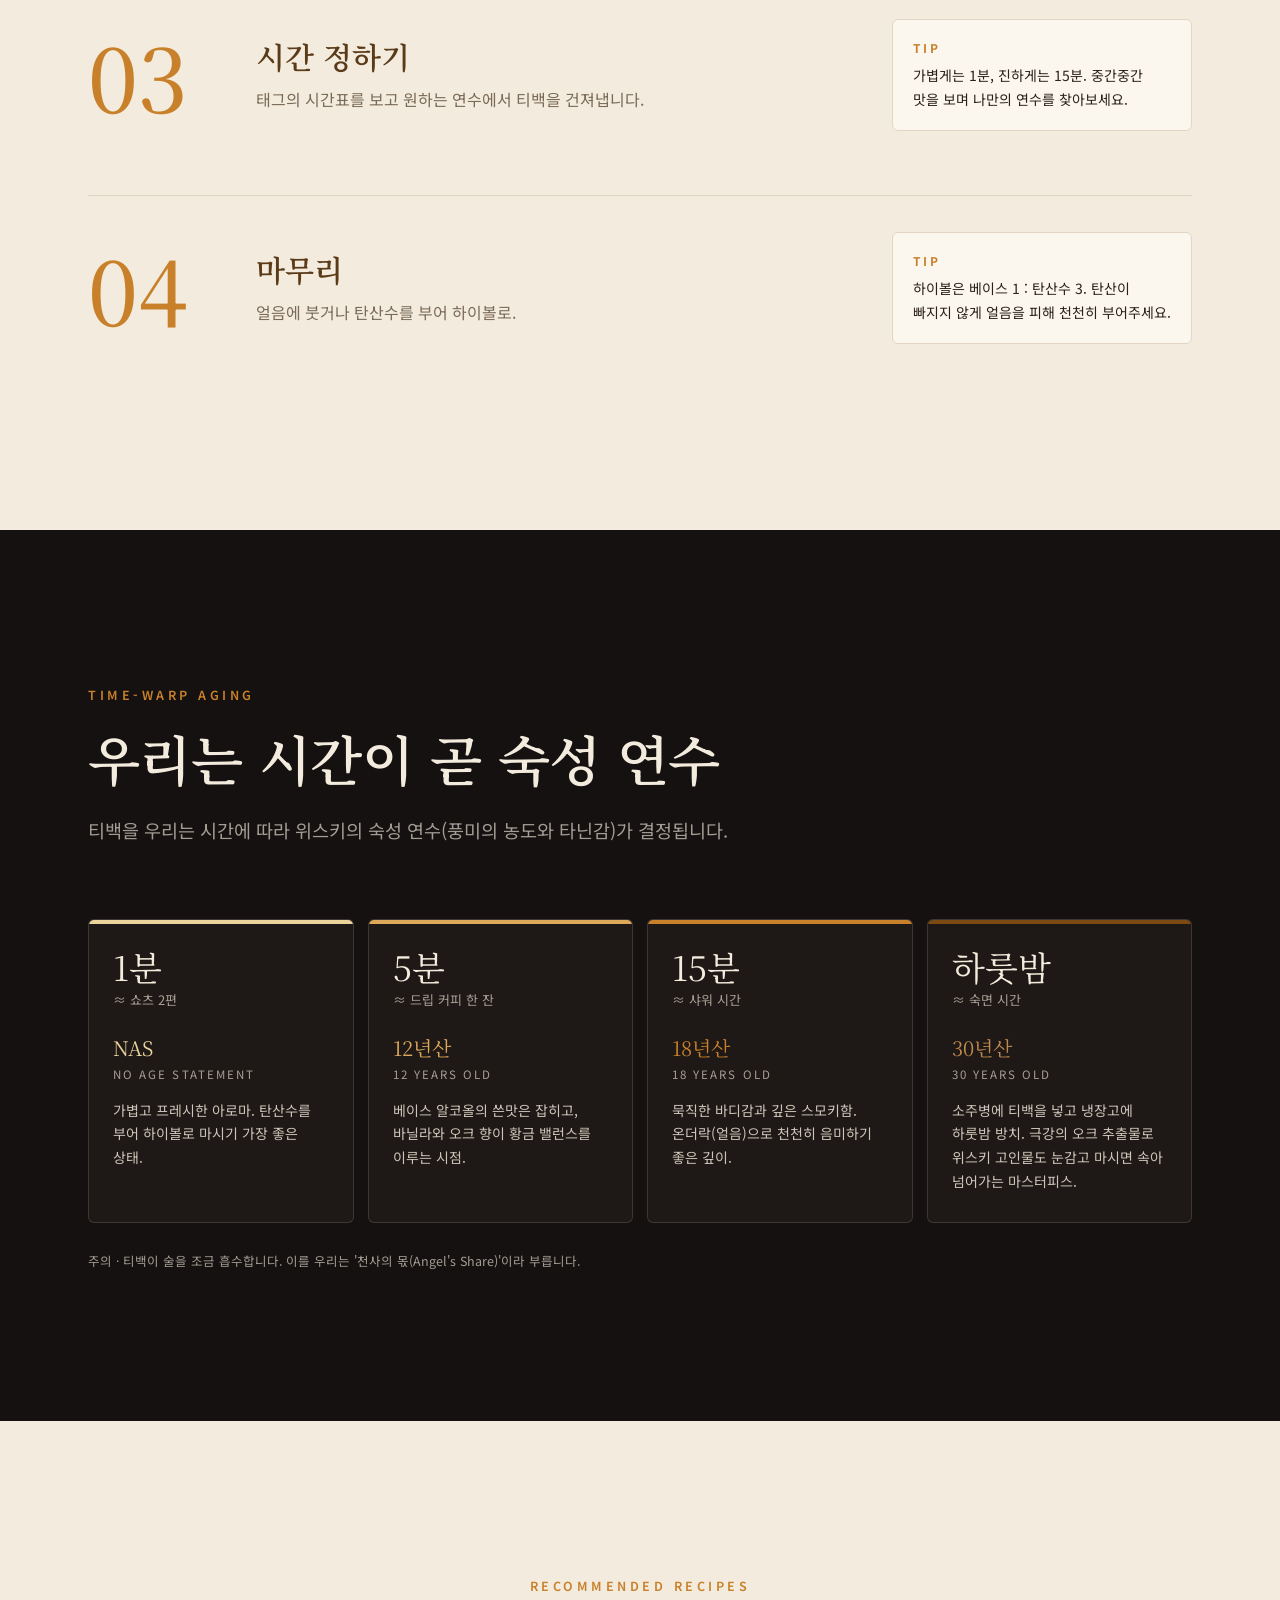
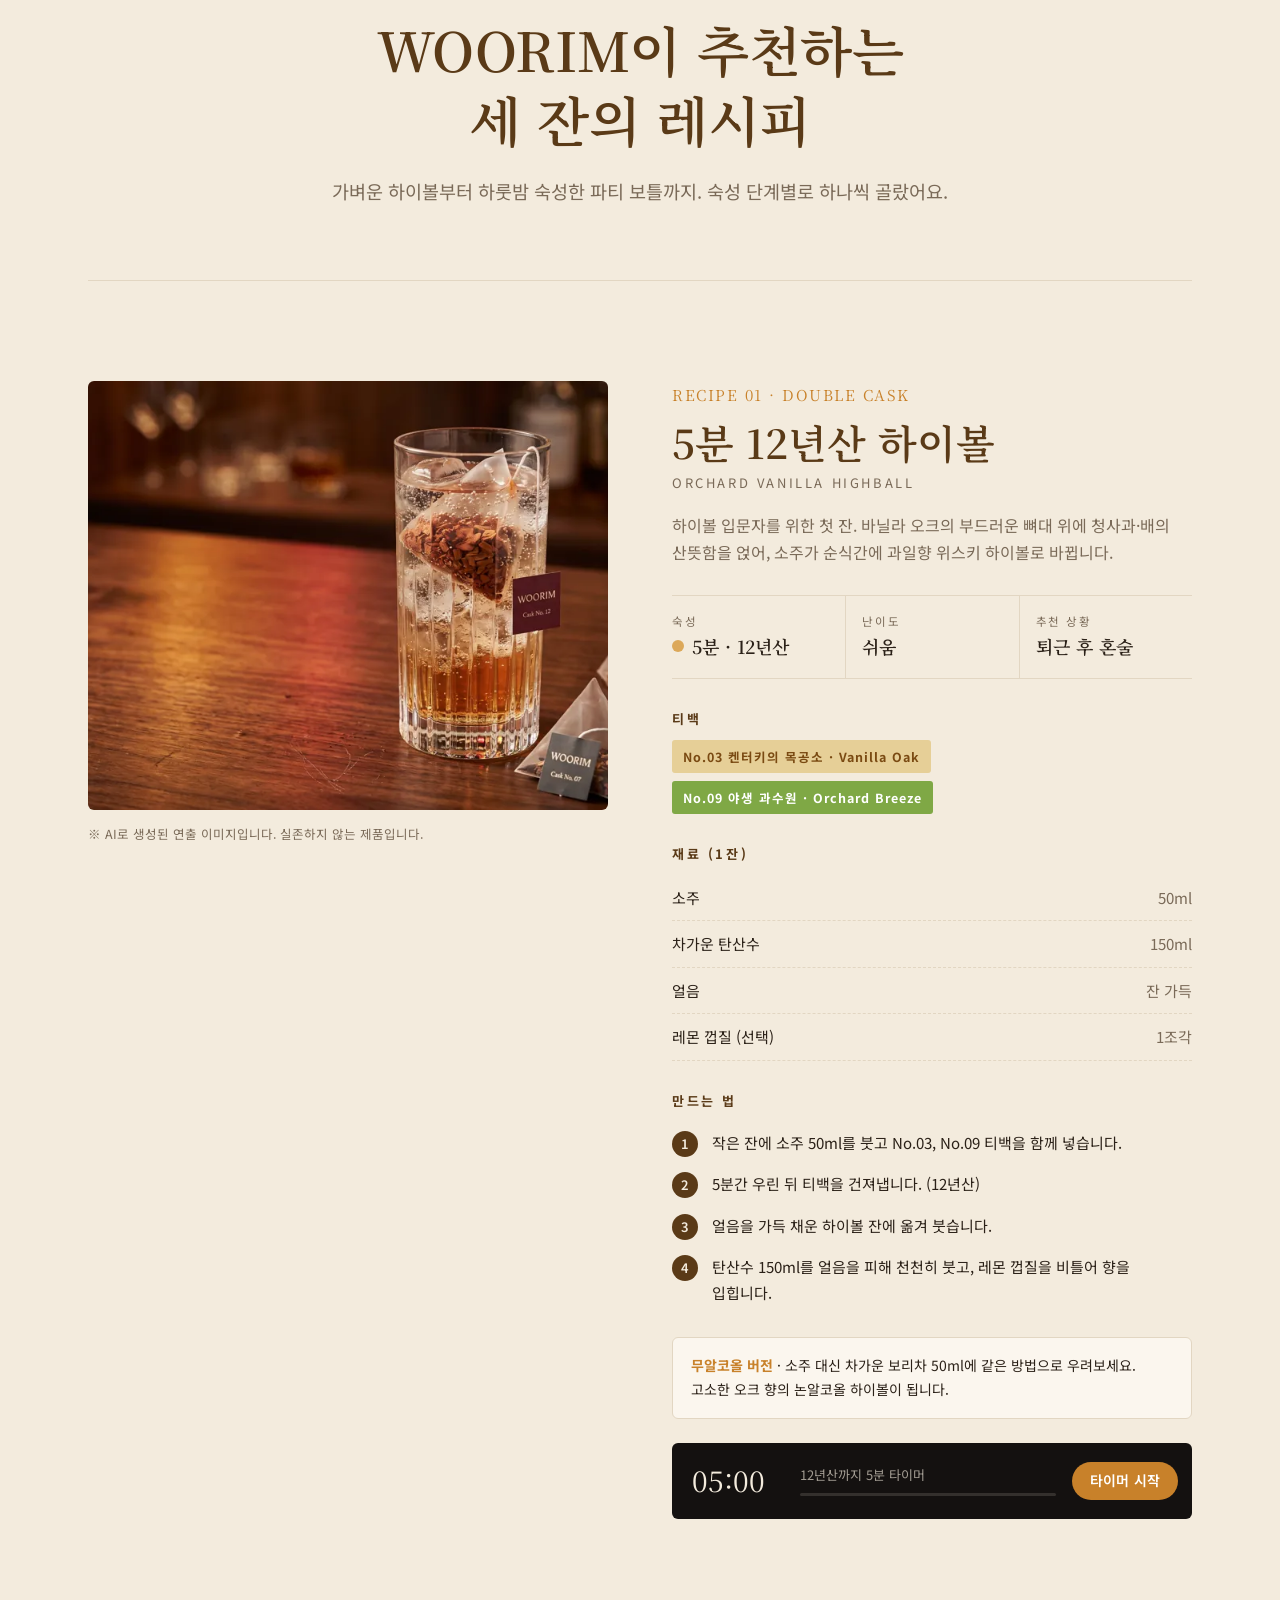
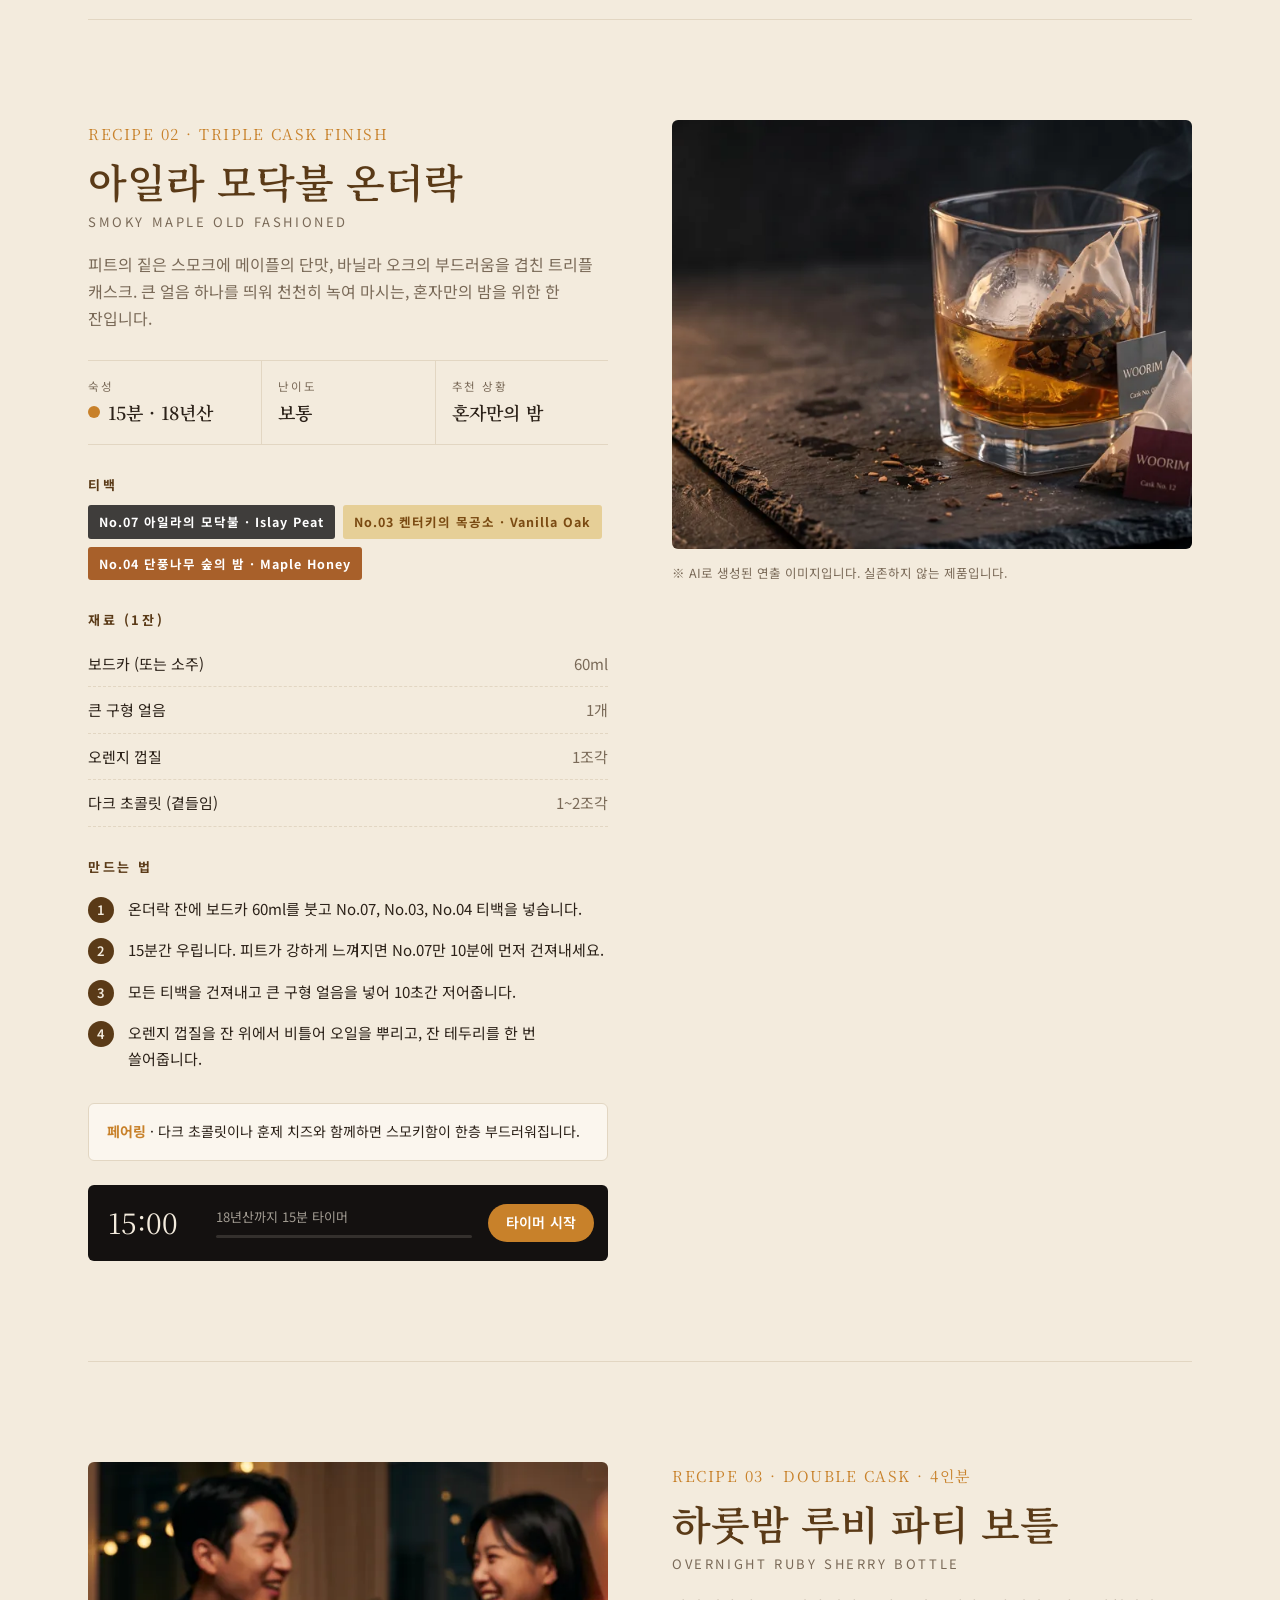
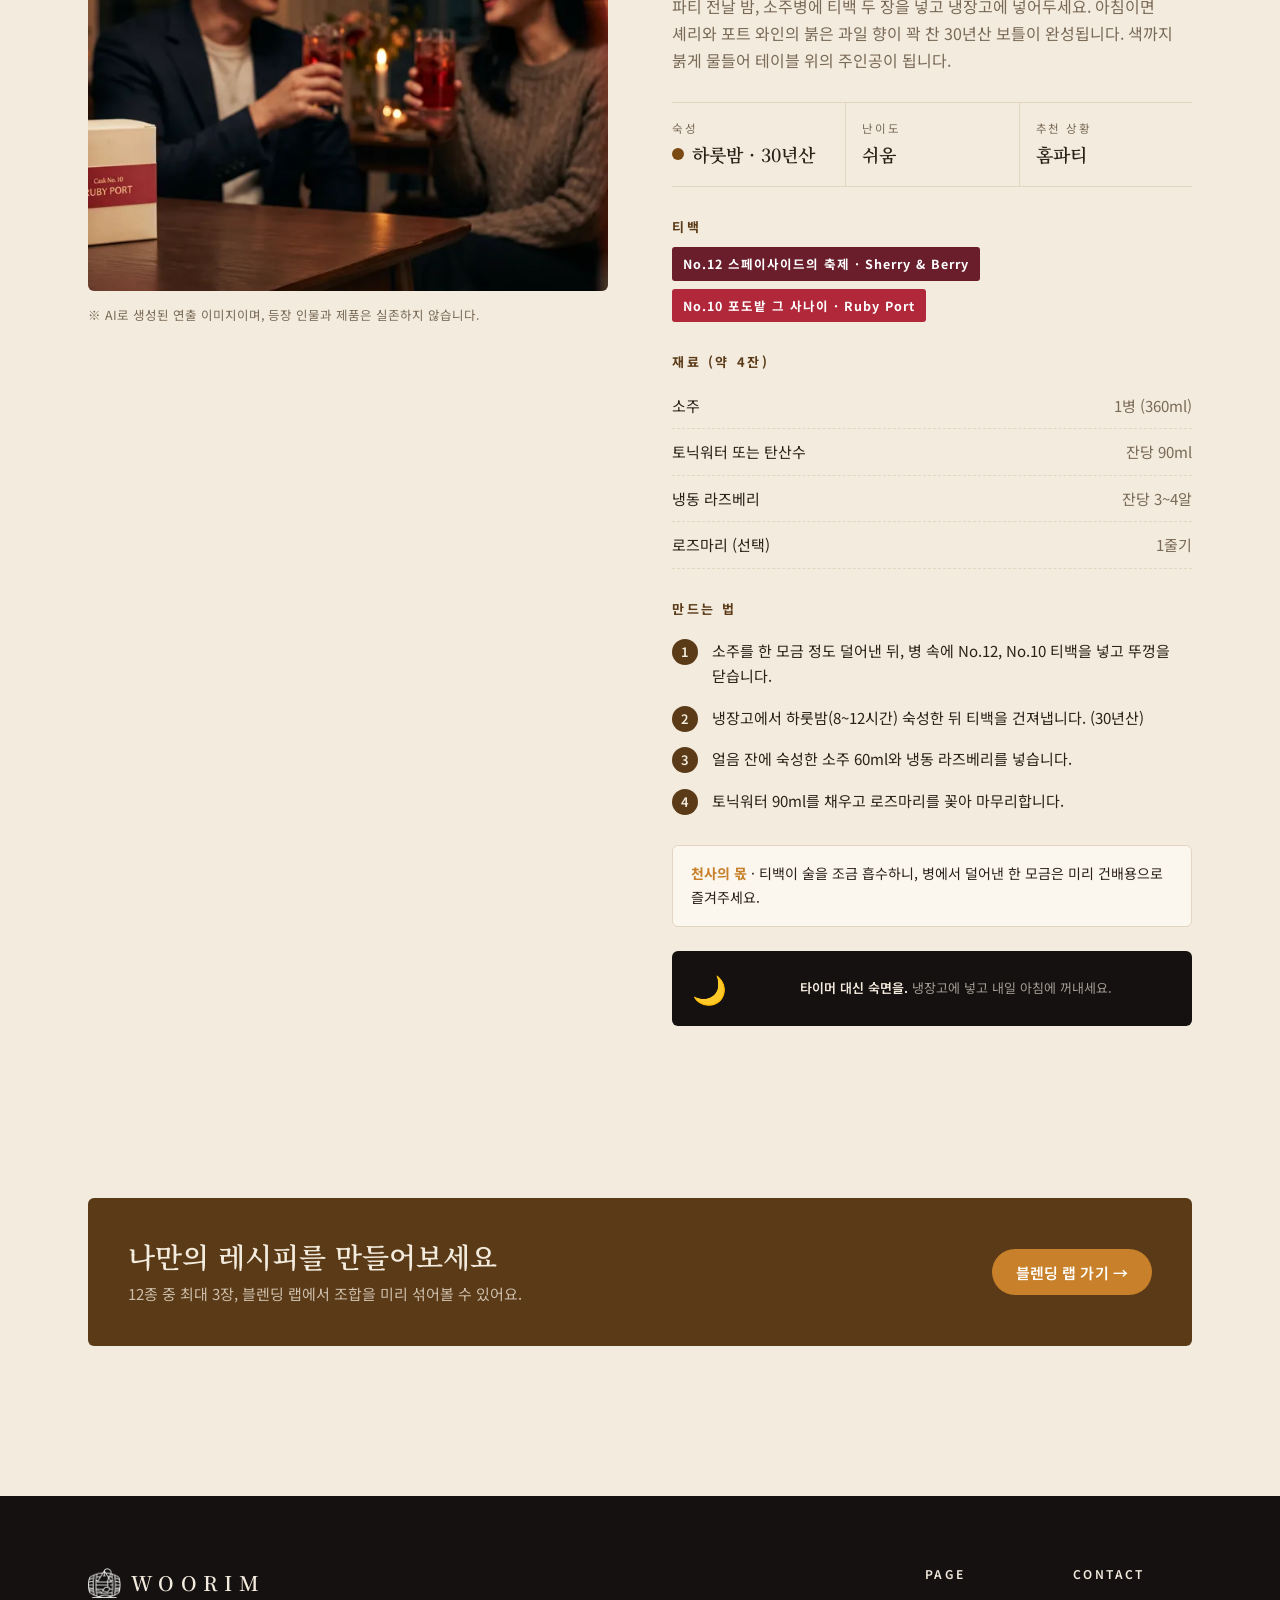
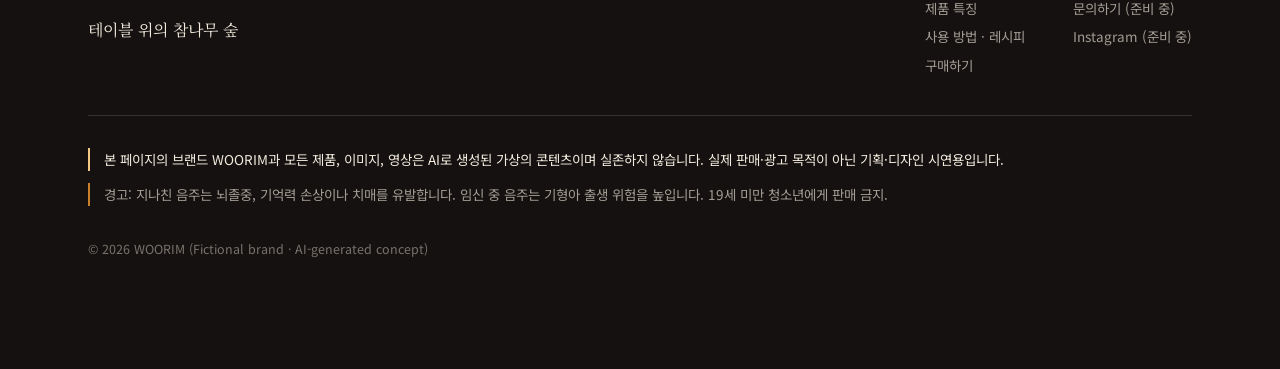
<file: recipes.html>
<!doctype html>
<html lang="ko">
<head>
  <meta charset="utf-8">
  <meta name="viewport" content="width=device-width, initial-scale=1">
  <title>WOORIM 사용 방법</title>
  <meta name="description" content="WOORIM 위스키 티백 사용 방법과 추천 레시피 3가지. ※ AI로 생성된 가상의 제품이며 실존하지 않습니다.">
  <meta name="theme-color" content="#141110">
  <link rel="icon" href="assets/img/logo-mark.png">
  <link rel="preconnect" href="https://fonts.googleapis.com">
  <link rel="preconnect" href="https://fonts.gstatic.com" crossorigin>
  <link href="https://fonts.googleapis.com/css2?family=Noto+Sans+KR:wght@400;500;600;700&family=Noto+Serif+KR:wght@500;600&display=swap" rel="stylesheet">
  <link rel="stylesheet" href="css/style.css">
  <script>document.documentElement.classList.add("js")</script>
</head>
<body>

  <div class="ai-bar" role="note">
    <strong>안내</strong> · WOORIM은 <strong>AI로 생성된 가상의 브랜드·제품</strong>으로 실존하지 않으며, 실제로 판매되지 않습니다. 페이지의 이미지도 AI로 제작되었습니다.
  </div>

  <header class="header" id="header">
    <div class="wrap">
      <a href="index.html" class="logo" aria-label="WOORIM 홈">
        <img class="logo-light" src="assets/img/logo-white-mark.png" alt="" width="35" height="32">
        <img class="logo-dark" src="assets/img/logo-mark.png" alt="" width="35" height="32">
        WOORIM
      </a>
      <nav class="nav" id="nav" aria-label="주요 메뉴">
        <a href="index.html#film">홍보 영상</a>
        <a href="index.html#features">제품 특징</a>
        <a href="recipes.html" aria-current="page">사용 방법</a>
        <a href="index.html#scenes">상황별 사진</a>
        <a href="#recipes">추천 레시피</a>
      </nav>
      <a href="index.html#buy" class="btn btn-amber btn-sm btn-buy">구매하기</a>
      <button class="menu-btn" id="menuBtn" aria-label="메뉴 열기" aria-expanded="false" aria-controls="nav"><span></span></button>
    </div>
  </header>

  <main>
    <section class="page-hero">
      <img src="assets/img/scene-morning.webp" alt="햇살이 드는 리넨 위 쿠프 잔에 WOORIM 티백이 우러나는 모습" fetchpriority="high">
      <div class="wrap">
        <p class="eyebrow reveal">How to Use · Recipes</p>
        <h1 class="reveal" data-delay="1">우리는 법,<br>그리고 세 잔의 레시피</h1>
        <p class="reveal" data-delay="2">베이스를 붓고, 티백을 고르고, 시간을 정하면 끝. 처음이라면 아래 추천 레시피를 그대로 따라 해보세요.</p>
        <div class="hero-foot">
          <span class="ai-chip">AI로 생성된 가상의 제품 · 실존하지 않음</span>
        </div>
      </div>
    </section>

    <nav class="sub-nav" aria-label="페이지 내 메뉴">
      <div class="wrap">
        <a href="#guide" class="active">기본 사용법</a>
        <a href="#time">숙성 시간표</a>
        <a href="#recipes">추천 레시피</a>
        <a href="#r1">01 하이볼</a>
        <a href="#r2">02 온더락</a>
        <a href="#r3">03 파티 보틀</a>
      </div>
    </nav>

    <!-- 기본 사용법 -->
    <section class="section" id="guide">
      <div class="wrap">
        <div class="sec-head">
          <p class="eyebrow reveal">Basic Guide</p>
          <h2 class="title reveal" data-delay="1">네 단계면 충분합니다</h2>
          <p class="lead reveal" data-delay="2">특별한 도구 없이, 냉장고에 있는 것만으로.</p>
        </div>
        <div class="guide-steps">
          <div class="guide-step reveal">
            <span class="num">01</span>
            <div><h3>베이스 붓기</h3><p>소주, 보드카, 또는 무알코올이라면 탄산수나 보리차.</p></div>
            <div class="tip"><b>TIP</b>잔에는 50~60ml면 충분해요. 무알코올 베이스는 실온에서 더 빨리 우러납니다.</div>
          </div>
          <div class="guide-step reveal">
            <span class="num">02</span>
            <div><h3>풍미 고르기</h3><p>12종 중 1~3장을 골라 넣습니다.</p></div>
            <div class="tip"><b>TIP</b>처음이라면 No.03 Vanilla Oak를 베이스로, 여기에 원하는 풍미 하나를 더해보세요.</div>
          </div>
          <div class="guide-step reveal">
            <span class="num">03</span>
            <div><h3>시간 정하기</h3><p>태그의 시간표를 보고 원하는 연수에서 티백을 건져냅니다.</p></div>
            <div class="tip"><b>TIP</b>가볍게는 1분, 진하게는 15분. 중간중간 맛을 보며 나만의 연수를 찾아보세요.</div>
          </div>
          <div class="guide-step reveal">
            <span class="num">04</span>
            <div><h3>마무리</h3><p>얼음에 붓거나 탄산수를 부어 하이볼로.</p></div>
            <div class="tip"><b>TIP</b>하이볼은 베이스 1 : 탄산수 3. 탄산이 빠지지 않게 얼음을 피해 천천히 부어주세요.</div>
          </div>
        </div>
      </div>
    </section>

    <!-- 숙성 시간표 -->
    <section class="section dark" id="time">
      <div class="wrap">
        <div class="sec-head">
          <p class="eyebrow reveal">Time-Warp Aging</p>
          <h2 class="title reveal" data-delay="1">우리는 시간이 곧 숙성 연수</h2>
          <p class="lead reveal" data-delay="2">티백을 우리는 시간에 따라 위스키의 숙성 연수(풍미의 농도와 타닌감)가 결정됩니다.</p>
        </div>
        <div class="age-table" id="ageTable"></div>
        <p class="ai-note" style="margin-top:28px">주의 · 티백이 술을 조금 흡수합니다. 이를 우리는 '천사의 몫(Angel's Share)'이라 부릅니다.</p>
      </div>
    </section>

    <!-- 추천 레시피 -->
    <section class="section" id="recipes">
      <div class="wrap">
        <div class="sec-head center">
          <p class="eyebrow reveal">Recommended Recipes</p>
          <h2 class="title reveal" data-delay="1">WOORIM이 추천하는<br>세 잔의 레시피</h2>
          <p class="lead reveal" data-delay="2">가벼운 하이볼부터 하룻밤 숙성한 파티 보틀까지. 숙성 단계별로 하나씩 골랐어요.</p>
        </div>

        <!-- 레시피 01 -->
        <article class="recipe" id="r1">
          <div class="recipe-media reveal">
            <div class="img"><img src="assets/img/scene-highball-sm.webp" srcset="assets/img/scene-highball-sm.webp 960w, assets/img/scene-highball.webp 1920w" sizes="(max-width: 860px) 100vw, 50vw" alt="얼음과 탄산이 가득한 하이볼 잔 속 WOORIM 티백" loading="lazy"></div>
            <p class="ai-note">※ AI로 생성된 연출 이미지입니다. 실존하지 않는 제품입니다.</p>
          </div>
          <div class="reveal" data-delay="1">
            <span class="recipe-no">RECIPE 01 · DOUBLE CASK</span>
            <h3>5분 12년산 하이볼</h3>
            <p class="en">Orchard Vanilla Highball</p>
            <p class="intro">하이볼 입문자를 위한 첫 잔. 바닐라 오크의 부드러운 뼈대 위에 청사과·배의 산뜻함을 얹어, 소주가 순식간에 과일향 위스키 하이볼로 바뀝니다.</p>
            <div class="recipe-meta">
              <div><small>숙성</small><b><i style="--c:#DCA859"></i>5분 · 12년산</b></div>
              <div><small>난이도</small><b>쉬움</b></div>
              <div><small>추천 상황</small><b>퇴근 후 혼술</b></div>
            </div>

            <h4>티백</h4>
            <div class="bags" data-bags="03,09"></div>

            <h4>재료 (1잔)</h4>
            <ul class="ingredients">
              <li><span>소주</span><span>50ml</span></li>
              <li><span>차가운 탄산수</span><span>150ml</span></li>
              <li><span>얼음</span><span>잔 가득</span></li>
              <li><span>레몬 껍질 (선택)</span><span>1조각</span></li>
            </ul>

            <h4>만드는 법</h4>
            <ol class="method">
              <li>작은 잔에 소주 50ml를 붓고 No.03, No.09 티백을 함께 넣습니다.</li>
              <li>5분간 우린 뒤 티백을 건져냅니다. (12년산)</li>
              <li>얼음을 가득 채운 하이볼 잔에 옮겨 붓습니다.</li>
              <li>탄산수 150ml를 얼음을 피해 천천히 붓고, 레몬 껍질을 비틀어 향을 입힙니다.</li>
            </ol>
            <p class="tipbox"><b>무알코올 버전</b> · 소주 대신 차가운 보리차 50ml에 같은 방법으로 우려보세요. 고소한 오크 향의 논알코올 하이볼이 됩니다.</p>

            <div class="timer" data-seconds="300" data-grade="12년산" data-label="12년산까지 5분 타이머" style="--c:#DCA859">
              <span class="clock">05:00</span>
              <div class="label"><span class="status">12년산까지 5분 타이머</span><div class="bar"><i></i></div></div>
              <button type="button" class="btn btn-amber btn-sm">타이머 시작</button>
            </div>
          </div>
        </article>

        <!-- 레시피 02 -->
        <article class="recipe" id="r2">
          <div class="recipe-media reveal">
            <div class="img"><img src="assets/img/scene-rock-sm.webp" srcset="assets/img/scene-rock-sm.webp 960w, assets/img/scene-rock.webp 1920w" sizes="(max-width: 860px) 100vw, 50vw" alt="구형 얼음이 담긴 온더락 잔과 슬레이트 위의 WOORIM 티백" loading="lazy"></div>
            <p class="ai-note">※ AI로 생성된 연출 이미지입니다. 실존하지 않는 제품입니다.</p>
          </div>
          <div class="reveal" data-delay="1">
            <span class="recipe-no">RECIPE 02 · TRIPLE CASK FINISH</span>
            <h3>아일라 모닥불 온더락</h3>
            <p class="en">Smoky Maple Old Fashioned</p>
            <p class="intro">피트의 짙은 스모크에 메이플의 단맛, 바닐라 오크의 부드러움을 겹친 트리플 캐스크. 큰 얼음 하나를 띄워 천천히 녹여 마시는, 혼자만의 밤을 위한 한 잔입니다.</p>
            <div class="recipe-meta">
              <div><small>숙성</small><b><i style="--c:#C8812A"></i>15분 · 18년산</b></div>
              <div><small>난이도</small><b>보통</b></div>
              <div><small>추천 상황</small><b>혼자만의 밤</b></div>
            </div>

            <h4>티백</h4>
            <div class="bags" data-bags="07,03,04"></div>

            <h4>재료 (1잔)</h4>
            <ul class="ingredients">
              <li><span>보드카 (또는 소주)</span><span>60ml</span></li>
              <li><span>큰 구형 얼음</span><span>1개</span></li>
              <li><span>오렌지 껍질</span><span>1조각</span></li>
              <li><span>다크 초콜릿 (곁들임)</span><span>1~2조각</span></li>
            </ul>

            <h4>만드는 법</h4>
            <ol class="method">
              <li>온더락 잔에 보드카 60ml를 붓고 No.07, No.03, No.04 티백을 넣습니다.</li>
              <li>15분간 우립니다. 피트가 강하게 느껴지면 No.07만 10분에 먼저 건져내세요.</li>
              <li>모든 티백을 건져내고 큰 구형 얼음을 넣어 10초간 저어줍니다.</li>
              <li>오렌지 껍질을 잔 위에서 비틀어 오일을 뿌리고, 잔 테두리를 한 번 쓸어줍니다.</li>
            </ol>
            <p class="tipbox"><b>페어링</b> · 다크 초콜릿이나 훈제 치즈와 함께하면 스모키함이 한층 부드러워집니다.</p>

            <div class="timer" data-seconds="900" data-grade="18년산" data-label="18년산까지 15분 타이머" style="--c:#C8812A">
              <span class="clock">15:00</span>
              <div class="label"><span class="status">18년산까지 15분 타이머</span><div class="bar"><i></i></div></div>
              <button type="button" class="btn btn-amber btn-sm">타이머 시작</button>
            </div>
          </div>
        </article>

        <!-- 레시피 03 -->
        <article class="recipe" id="r3">
          <div class="recipe-media reveal">
            <div class="img"><img src="assets/img/lifestyle-party-sm.webp" srcset="assets/img/lifestyle-party-sm.webp 960w, assets/img/lifestyle-party.webp 1920w" sizes="(max-width: 860px) 100vw, 50vw" alt="따뜻한 조명 아래 붉은 하이볼로 건배하는 두 사람" loading="lazy"></div>
            <p class="ai-note">※ AI로 생성된 연출 이미지이며, 등장 인물과 제품은 실존하지 않습니다.</p>
          </div>
          <div class="reveal" data-delay="1">
            <span class="recipe-no">RECIPE 03 · DOUBLE CASK · 4인분</span>
            <h3>하룻밤 루비 파티 보틀</h3>
            <p class="en">Overnight Ruby Sherry Bottle</p>
            <p class="intro">파티 전날 밤, 소주병에 티백 두 장을 넣고 냉장고에 넣어두세요. 아침이면 셰리와 포트 와인의 붉은 과일 향이 꽉 찬 30년산 보틀이 완성됩니다. 색까지 붉게 물들어 테이블 위의 주인공이 됩니다.</p>
            <div class="recipe-meta">
              <div><small>숙성</small><b><i style="--c:#7A4A12"></i>하룻밤 · 30년산</b></div>
              <div><small>난이도</small><b>쉬움</b></div>
              <div><small>추천 상황</small><b>홈파티</b></div>
            </div>

            <h4>티백</h4>
            <div class="bags" data-bags="12,10"></div>

            <h4>재료 (약 4잔)</h4>
            <ul class="ingredients">
              <li><span>소주</span><span>1병 (360ml)</span></li>
              <li><span>토닉워터 또는 탄산수</span><span>잔당 90ml</span></li>
              <li><span>냉동 라즈베리</span><span>잔당 3~4알</span></li>
              <li><span>로즈마리 (선택)</span><span>1줄기</span></li>
            </ul>

            <h4>만드는 법</h4>
            <ol class="method">
              <li>소주를 한 모금 정도 덜어낸 뒤, 병 속에 No.12, No.10 티백을 넣고 뚜껑을 닫습니다.</li>
              <li>냉장고에서 하룻밤(8~12시간) 숙성한 뒤 티백을 건져냅니다. (30년산)</li>
              <li>얼음 잔에 숙성한 소주 60ml와 냉동 라즈베리를 넣습니다.</li>
              <li>토닉워터 90ml를 채우고 로즈마리를 꽂아 마무리합니다.</li>
            </ol>
            <p class="tipbox"><b>천사의 몫</b> · 티백이 술을 조금 흡수하니, 병에서 덜어낸 한 모금은 미리 건배용으로 즐겨주세요.</p>

            <div class="timer" style="--c:#7A4A12">
              <span class="clock">🌙</span>
              <div class="label"><span class="status"><b>타이머 대신 숙면을.</b> 냉장고에 넣고 내일 아침에 꺼내세요.</span></div>
            </div>
          </div>
        </article>

        <div class="howto-cta reveal">
          <div>
            <h3>나만의 레시피를 만들어보세요</h3>
            <p>12종 중 최대 3장, 블렌딩 랩에서 조합을 미리 섞어볼 수 있어요.</p>
          </div>
          <a href="index.html#lab" class="btn btn-amber">블렌딩 랩 가기 →</a>
        </div>
      </div>
    </section>
  </main>

  <footer class="footer">
    <div class="wrap">
      <div class="footer-top">
        <div>
          <a href="index.html" class="logo"><img src="assets/img/logo-white-mark.png" alt="" width="35" height="32"> WOORIM</a>
          <p class="slogan">테이블 위의 참나무 숲</p>
        </div>
        <div class="footer-links">
          <div>
            <h4>PAGE</h4>
            <a href="index.html#features">제품 특징</a>
            <a href="recipes.html">사용 방법 · 레시피</a>
            <a href="index.html#buy">구매하기</a>
          </div>
          <div>
            <h4>CONTACT</h4>
            <a href="#" aria-disabled="true">문의하기 (준비 중)</a>
            <a href="#" aria-disabled="true">Instagram (준비 중)</a>
          </div>
        </div>
      </div>
      <div class="notice-box">
        <p class="ai">본 페이지의 브랜드 WOORIM과 모든 제품, 이미지, 영상은 AI로 생성된 가상의 콘텐츠이며 실존하지 않습니다. 실제 판매·광고 목적이 아닌 기획·디자인 시연용입니다.</p>
        <p>경고: 지나친 음주는 뇌졸중, 기억력 손상이나 치매를 유발합니다. 임신 중 음주는 기형아 출생 위험을 높입니다. 19세 미만 청소년에게 판매 금지.</p>
      </div>
      <p class="copy">© 2026 WOORIM (Fictional brand · AI-generated concept)</p>
    </div>
  </footer>

  <div class="mobile-buy" id="mobileBuy">
    <div><b>30,000원</b>1팩 티백 5개입 · AI로 생성된 가상 제품</div>
    <a href="index.html#buy" class="btn btn-amber btn-sm">구매하기</a>
  </div>

  <div class="toast" id="toast" role="status" aria-live="polite"></div>

  <script src="js/data.js"></script>
  <script src="js/main.js"></script>
</body>
</html>
</file>
<file: css/style.css>
/* ==========================================================
   WOORIM — 테이블 위의 참나무 숲
   ※ AI로 생성된 가상의 제품 · 실존하지 않음
   ========================================================== */

:root {
  --amber: #C8812A;
  --ivory: #F3EBDD;
  --ivory-2: #EADFCB;
  --ink: #2B2118;
  --deep: #5A3A17;
  --muted: #7A6A58;
  --line: #E2D6C2;
  --dark-bg: #141110;
  --dark-2: #1E1916;
  --dark-line: rgba(243, 235, 221, .14);
  --on-dark: #F3EBDD;
  --on-dark-muted: rgba(243, 235, 221, .64);

  --age-nas: #EBD39C;
  --age-12: #DCA859;
  --age-18: #C8812A;
  --age-30: #7A4A12;

  --serif: "Noto Serif KR", "Times New Roman", serif;
  --sans: "Pretendard", "Noto Sans KR", system-ui, -apple-system, sans-serif;

  --wrap: 1200px;
  --gutter: clamp(16px, 4vw, 48px);
  --header-h: 68px;
  --ease: cubic-bezier(.2, .7, .2, 1);
}

*, *::before, *::after { box-sizing: border-box; }
html { scroll-behavior: smooth; -webkit-text-size-adjust: 100%; }
body {
  margin: 0;
  font-family: var(--sans);
  font-size: 16px;
  line-height: 1.7;
  color: var(--ink);
  background: var(--ivory);
  word-break: keep-all;
  overflow-wrap: break-word;
  -webkit-font-smoothing: antialiased;
}
img, video { display: block; max-width: 100%; }
a { color: inherit; text-decoration: none; }
button { font: inherit; color: inherit; cursor: pointer; border: 0; background: none; }
h1, h2, h3, h4 { margin: 0; font-family: var(--serif); font-weight: 600; line-height: 1.3; }
p { margin: 0; }
:focus-visible { outline: 2px solid var(--amber); outline-offset: 3px; }

.wrap { width: 100%; max-width: var(--wrap); margin: 0 auto; padding: 0 var(--gutter); }
.sr-only { position: absolute; width: 1px; height: 1px; overflow: hidden; clip: rect(0 0 0 0); white-space: nowrap; }

/* ---------- AI 고지 ---------- */
.ai-bar {
  background: var(--deep);
  color: var(--ivory);
  font-size: 13px;
  line-height: 1.5;
  text-align: center;
  padding: 9px var(--gutter);
}
.ai-bar strong { color: #F5C985; font-weight: 600; }
.ai-chip {
  display: inline-flex; align-items: center; gap: 6px;
  font-size: 12px; letter-spacing: .02em;
  padding: 5px 11px; border-radius: 999px;
  border: 1px solid currentColor;
  opacity: .9;
}
.ai-chip::before { content: "AI"; font-weight: 700; font-size: 10px; padding: 1px 5px; border-radius: 4px; background: #F5C985; color: #141110; }
.ai-note {
  font-size: 12.5px; line-height: 1.6; color: var(--muted);
  margin-top: 14px;
}
.dark .ai-note { color: var(--on-dark-muted); }

/* ---------- 헤더 ---------- */
.header {
  position: sticky; top: 0; z-index: 50;
  height: var(--header-h);
  background: rgba(20, 17, 16, .0);
  color: var(--on-dark);
  transition: background .35s var(--ease), color .35s var(--ease), box-shadow .35s;
}
.header.is-solid, .header.is-light {
  background: rgba(243, 235, 221, .94);
  color: var(--ink);
  box-shadow: 0 1px 0 var(--line);
  backdrop-filter: saturate(1.2) blur(10px);
}
.header .wrap { height: 100%; display: flex; align-items: center; gap: 28px; }
.logo { display: inline-flex; align-items: center; gap: 10px; font-family: var(--serif); font-weight: 600; font-size: 20px; letter-spacing: .32em; }
.logo img { height: 30px; width: auto; }
.logo .logo-dark { display: none; }
.header.is-solid .logo .logo-light, .header.is-light .logo .logo-light { display: none; }
.header.is-solid .logo .logo-dark, .header.is-light .logo .logo-dark { display: block; }
.nav { display: flex; gap: 26px; margin-left: auto; font-size: 14.5px; }
.nav a { opacity: .78; transition: opacity .2s; position: relative; }
.nav a:hover, .nav a[aria-current="page"] { opacity: 1; }
.nav a[aria-current="page"]::after { content: ""; position: absolute; left: 0; right: 0; bottom: -6px; height: 1px; background: currentColor; }
.btn {
  display: inline-flex; align-items: center; justify-content: center; gap: 8px;
  height: 46px; padding: 0 24px; border-radius: 999px;
  font-size: 15px; font-weight: 600; letter-spacing: .01em;
  transition: transform .2s var(--ease), background .2s, color .2s, border-color .2s;
  white-space: nowrap;
}
.btn:hover { transform: translateY(-1px); }
.btn-amber { background: var(--amber); color: #fff; }
.btn-amber:hover { background: #B4721F; }
.btn-ghost { border: 1px solid currentColor; }
.btn-ghost:hover { background: rgba(255, 255, 255, .08); }
.btn-sm { height: 38px; padding: 0 18px; font-size: 14px; }
.header .btn-buy { margin-left: 4px; }
.menu-btn { display: none; width: 40px; height: 40px; margin-left: auto; position: relative; }
.menu-btn span, .menu-btn span::before, .menu-btn span::after {
  position: absolute; left: 10px; width: 20px; height: 1.5px; background: currentColor; content: ""; transition: transform .3s;
}
.menu-btn span { top: 19px; }
.menu-btn span::before { left: 0; top: -6px; }
.menu-btn span::after { left: 0; top: 6px; }
.menu-open .menu-btn span { background: transparent; }
.menu-open .menu-btn span::before { transform: translateY(6px) rotate(45deg); }
.menu-open .menu-btn span::after { transform: translateY(-6px) rotate(-45deg); }

/* ---------- 공통 섹션 ---------- */
.section { padding: clamp(80px, 12vw, 150px) 0; position: relative; }
.dark { background: var(--dark-bg); color: var(--on-dark); }
.eyebrow {
  display: inline-block;
  font-size: 12.5px; font-weight: 600; letter-spacing: .28em; text-transform: uppercase;
  color: var(--amber); margin-bottom: 18px;
}
.title { font-size: clamp(30px, 4.6vw, 54px); color: var(--deep); letter-spacing: -.01em; }
.dark .title { color: var(--on-dark); }
.lead { font-size: clamp(16px, 1.6vw, 18.5px); color: var(--muted); margin-top: 22px; max-width: 640px; }
.dark .lead { color: var(--on-dark-muted); }
.center { text-align: center; }
.center .lead { margin-left: auto; margin-right: auto; }
.sec-head { margin-bottom: clamp(44px, 6vw, 72px); }

/* 스크롤 등장 */
.js .reveal { opacity: 0; transform: translateY(36px); transition: opacity 1s var(--ease), transform 1s var(--ease); }
.js .reveal.in { opacity: 1; transform: none; }
.reveal[data-delay="1"] { transition-delay: .12s; }
.reveal[data-delay="2"] { transition-delay: .24s; }
.reveal[data-delay="3"] { transition-delay: .36s; }

/* ---------- 1. 히어로 ---------- */
.hero {
  position: relative; min-height: calc(100svh - var(--header-h)); margin-top: calc(var(--header-h) * -1);
  display: flex; align-items: flex-end; overflow: hidden;
  background: var(--dark-bg); color: var(--on-dark);
}
.hero-media { position: absolute; inset: 0; }
.hero-media img { width: 100%; height: 100%; object-fit: cover; animation: kenburns 18s var(--ease) forwards; }
@keyframes kenburns { from { transform: scale(1.12); } to { transform: scale(1); } }
.hero::after {
  content: ""; position: absolute; inset: 0;
  background:
    linear-gradient(180deg, rgba(20,17,16,.6) 0%, rgba(20,17,16,0) 28%),
    linear-gradient(90deg, rgba(20,17,16,.88) 0%, rgba(20,17,16,.55) 40%, rgba(20,17,16,0) 72%),
    linear-gradient(0deg, rgba(20,17,16,.95) 0%, rgba(20,17,16,.4) 35%, rgba(20,17,16,0) 60%);
}
.hero-inner { position: relative; z-index: 2; width: 100%; padding-top: calc(var(--header-h) + 40px); padding-bottom: clamp(48px, 8vw, 96px); }
.hero h1 { font-size: clamp(44px, 8vw, 104px); line-height: 1.12; letter-spacing: -.02em; font-weight: 500; }
.hero h1 em { font-style: normal; color: #E6B56A; }
.hero-sub { font-size: clamp(17px, 2vw, 22px); margin-top: 22px; color: rgba(243,235,221,.86); }
.hero-cta { display: flex; flex-wrap: wrap; gap: 12px; margin-top: 36px; }
.hero-foot { display: flex; justify-content: space-between; align-items: center; gap: 16px; margin-top: clamp(40px, 6vw, 72px); padding-top: 22px; border-top: 1px solid var(--dark-line); font-size: 13px; color: var(--on-dark-muted); flex-wrap: wrap; }
.hero-foot .ai-chip { color: #F5C985; }
.scroll-cue { display: inline-flex; align-items: center; gap: 10px; letter-spacing: .2em; font-size: 11px; }
.scroll-cue i { width: 1px; height: 34px; background: rgba(243,235,221,.4); position: relative; overflow: hidden; }
.scroll-cue i::after { content: ""; position: absolute; left: 0; top: -40%; width: 1px; height: 40%; background: var(--ivory); animation: cue 2s infinite; }
@keyframes cue { to { top: 100%; } }
.hero .reveal { transition-duration: 1.4s; }

/* 인트로 스테이트먼트 */
.statement { text-align: center; }
.statement h2 { font-size: clamp(28px, 4.4vw, 52px); font-weight: 500; color: var(--deep); line-height: 1.45; }
.statement h2 s { text-decoration-thickness: 2px; text-decoration-color: var(--amber); color: var(--muted); }
.stats { display: grid; grid-template-columns: repeat(3, 1fr); max-width: 860px; margin: clamp(48px, 7vw, 80px) auto 0; border-top: 1px solid var(--line); }
.stat { padding: 30px 12px 0; }
.stat + .stat { border-left: 1px solid var(--line); }
.stat b { display: block; font-family: var(--serif); font-size: clamp(38px, 5vw, 60px); font-weight: 500; color: var(--amber); line-height: 1.1; }
.stat span { font-size: 14.5px; color: var(--muted); }

/* ---------- 2. 홍보 영상 ---------- */
.video-box {
  position: relative; aspect-ratio: 16 / 9; border-radius: 6px; overflow: hidden;
  background: #000; box-shadow: 0 40px 80px -30px rgba(0,0,0,.7);
}
.video-box video { width: 100%; height: 100%; object-fit: cover; }
.video-play {
  position: absolute; inset: 0; display: grid; place-items: center;
  background: radial-gradient(circle at center, rgba(0,0,0,.15), rgba(0,0,0,.55));
  transition: opacity .4s;
}
.video-play span {
  width: clamp(72px, 9vw, 104px); aspect-ratio: 1; border-radius: 50%;
  display: grid; place-items: center;
  background: rgba(243,235,221,.14); border: 1px solid rgba(243,235,221,.6);
  backdrop-filter: blur(6px);
  transition: transform .3s var(--ease), background .3s;
}
.video-play:hover span { transform: scale(1.06); background: rgba(200,129,42,.85); }
.video-play svg { width: 30%; margin-left: 6%; fill: var(--ivory); }
.video-box.is-playing .video-play { opacity: 0; pointer-events: none; }
.video-meta { display: flex; justify-content: space-between; gap: 16px; flex-wrap: wrap; margin-top: 18px; font-size: 13.5px; color: var(--on-dark-muted); }

/* ---------- 3. 제품 특징 ---------- */
.feature-grid { display: grid; grid-template-columns: 1fr 1fr; gap: clamp(16px, 2.4vw, 28px); }
.feature {
  position: relative; overflow: hidden;
  background: #FBF6EE; border: 1px solid var(--line); border-radius: 6px;
  padding: clamp(32px, 4vw, 52px);
}
.feature-no { font-family: var(--serif); font-size: 15px; color: var(--amber); letter-spacing: .1em; }
.feature h3 { font-size: clamp(26px, 3vw, 36px); color: var(--deep); margin: 10px 0 4px; }
.feature h3 small { display: block; font-family: var(--sans); font-size: 13px; letter-spacing: .24em; color: var(--muted); font-weight: 500; margin-top: 6px; }
.feature p { color: var(--muted); margin-top: 18px; }
.feature-visual { display: flex; gap: 10px; margin-top: 34px; align-items: flex-end; height: 90px; }
.bag {
  width: 54px; height: 54px; position: relative;
  clip-path: polygon(50% 0, 100% 100%, 0 100%);
  background: var(--c, var(--amber));
  opacity: .92;
}
.feature-visual .eq { font-family: var(--serif); font-size: 26px; color: var(--muted); padding: 0 6px 10px; }
.feature-visual .result { font-family: var(--serif); font-size: 17px; color: var(--deep); padding-bottom: 12px; line-height: 1.3; }
.age-bar { display: flex; height: 10px; border-radius: 99px; overflow: hidden; width: 100%; margin-top: 54px; }
.age-bar i { flex: 1; }
.age-labels { display: flex; justify-content: space-between; font-size: 12.5px; color: var(--muted); margin-top: 10px; }

/* 라인업 */
.lineup { margin-top: clamp(80px, 10vw, 130px); }
.glass { width: 100%; max-width: 300px; position: relative; }
.glass .liquid { transition: fill 1.1s var(--ease); }
.tabs { display: flex; gap: 6px; border-bottom: 1px solid var(--line); margin-bottom: 34px; overflow-x: auto; scrollbar-width: none; }
.tabs::-webkit-scrollbar { display: none; }
.tab {
  padding: 14px 20px 16px; font-size: 15px; color: var(--muted); white-space: nowrap;
  border-bottom: 2px solid transparent; margin-bottom: -1px; transition: color .2s, border-color .2s;
}
.tab small { display: block; font-size: 11.5px; letter-spacing: .18em; text-transform: uppercase; opacity: .8; }
.tab[aria-selected="true"] { color: var(--deep); border-color: var(--amber); font-weight: 600; }
.lineup-img { position: relative; aspect-ratio: 16 / 9; border-radius: 6px; overflow: hidden; background: var(--ivory-2); }
.lineup-img img { width: 100%; height: 100%; object-fit: cover; transition: opacity .5s, transform 1.2s var(--ease); }
.lineup-img img.fading { opacity: 0; transform: scale(1.03); }
.cards { display: grid; grid-template-columns: repeat(4, 1fr); gap: 14px; margin-top: 18px; }
.card {
  position: relative; background: #FBF6EE; border: 1px solid var(--line); border-radius: 6px;
  padding: 24px 22px 26px; overflow: hidden;
  transition: transform .35s var(--ease), box-shadow .35s;
  animation: cardIn .6s var(--ease) both;
}
.card:hover { transform: translateY(-4px); box-shadow: 0 20px 40px -24px rgba(90,58,23,.45); }
.card::before { content: ""; position: absolute; top: 0; left: 0; right: 0; height: 5px; background: var(--tag); }
@keyframes cardIn { from { opacity: 0; transform: translateY(16px); } }
.card-tag {
  display: inline-flex; align-items: center; gap: 6px;
  font-size: 11.5px; font-weight: 700; letter-spacing: .14em;
  padding: 5px 10px; border-radius: 3px; background: var(--tag); color: var(--tag-text);
}
.card h4 { font-size: 20px; color: var(--deep); margin-top: 16px; }
.card .en { font-size: 12.5px; letter-spacing: .14em; text-transform: uppercase; color: var(--muted); margin-top: 2px; }
.card .flavor { font-size: 14px; color: var(--ink); margin-top: 14px; padding-top: 14px; border-top: 1px dashed var(--line); }
.card .desc { font-size: 13.5px; color: var(--muted); margin-top: 10px; }
.sig { position: absolute; top: 18px; right: 16px; font-size: 11px; font-weight: 700; letter-spacing: .1em; color: var(--amber); border: 1px solid var(--amber); border-radius: 99px; padding: 2px 9px; }

/* 블렌딩 랩 */
.lab { margin-top: clamp(80px, 10vw, 130px); display: grid; grid-template-columns: 1fr minmax(260px, 360px); gap: clamp(28px, 5vw, 64px); align-items: start; }
.chips { display: grid; grid-template-columns: repeat(auto-fill, minmax(150px, 1fr)); gap: 10px; margin-top: 30px; }
.chip {
  display: flex; align-items: center; gap: 10px; text-align: left;
  padding: 11px 12px; border: 1px solid var(--line); border-radius: 4px; background: #FBF6EE;
  font-size: 13.5px; line-height: 1.3; transition: border-color .2s, background .2s, opacity .2s;
}
.chip i { flex: none; width: 14px; height: 14px; border-radius: 3px; background: var(--tag); }
.chip small { display: block; font-size: 11px; color: var(--muted); }
.chip[aria-pressed="true"] { border-color: var(--deep); background: #fff; box-shadow: inset 0 0 0 1px var(--deep); }
.chip:disabled { opacity: .4; cursor: not-allowed; }
.lab-result {
  position: sticky; top: calc(var(--header-h) + 24px);
  background: var(--dark-bg); color: var(--on-dark); border-radius: 6px; padding: 32px 28px; text-align: center;
}
.lab-result .glass { max-width: 170px; margin: 0 auto; }
.lab-name { font-family: var(--serif); font-size: 24px; margin-top: 18px; }
.lab-sub { font-size: 13.5px; color: var(--on-dark-muted); margin-top: 8px; min-height: 3em; }
.lab-reset { margin-top: 18px; font-size: 13px; color: var(--on-dark-muted); text-decoration: underline; text-underline-offset: 3px; }

/* ---------- 4. 사용 방법 ---------- */
.steps { display: grid; grid-template-columns: repeat(4, 1fr); gap: 0; counter-reset: s; border-top: 1px solid var(--line); }
.step { padding: 36px clamp(16px, 2vw, 28px) 10px 0; position: relative; }
.step + .step { padding-left: clamp(16px, 2vw, 28px); border-left: 1px solid var(--line); }
.step-no { display: block; font-family: var(--serif); font-size: 15px; color: var(--amber); letter-spacing: .08em; }
.step-icon { display: block; width: 64px; height: 64px; margin: 22px 0 22px; color: var(--deep); }
.step h3 { font-size: 22px; color: var(--deep); }
.step h3 small { display: block; font-family: var(--sans); font-size: 12px; letter-spacing: .22em; text-transform: uppercase; color: var(--muted); font-weight: 500; margin-bottom: 4px; }
.step p { margin-top: 12px; font-size: 15px; color: var(--muted); }
.howto-cta {
  display: flex; align-items: center; justify-content: space-between; gap: 24px; flex-wrap: wrap;
  margin-top: clamp(48px, 6vw, 72px); padding: clamp(28px, 4vw, 40px);
  background: var(--deep); color: var(--ivory); border-radius: 6px;
}
.howto-cta h3 { font-size: clamp(20px, 2.4vw, 28px); }
.howto-cta p { color: rgba(243,235,221,.75); font-size: 15px; margin-top: 6px; }

/* ---------- 5. 상황별 사진 ---------- */
.scenes { display: grid; grid-template-columns: repeat(6, 1fr); gap: clamp(10px, 1.4vw, 16px); }
.scene { position: relative; overflow: hidden; border-radius: 6px; background: var(--dark-2); cursor: zoom-in; display: block; width: 100%; padding: 0; text-align: left; }
.scene:nth-child(1) { grid-column: span 4; }
.scene:nth-child(2) { grid-column: span 2; }
.scene:nth-child(3), .scene:nth-child(4), .scene:nth-child(5) { grid-column: span 2; }
.scene img { width: 100%; height: 100%; object-fit: cover; aspect-ratio: 16 / 10; transition: transform 1.2s var(--ease), filter .6s; }
.scene:nth-child(2) img { aspect-ratio: auto; position: absolute; inset: 0; }
.scene:nth-child(n+3) img { aspect-ratio: 4 / 3.4; }
.scene:hover img { transform: scale(1.05); }
.scene figcaption {
  position: absolute; left: 0; right: 0; bottom: 0;
  padding: 60px clamp(18px, 2vw, 28px) clamp(18px, 2vw, 24px);
  background: linear-gradient(0deg, rgba(10,8,7,.9), rgba(10,8,7,0));
  color: var(--on-dark);
}
.scene .when { font-size: 11.5px; letter-spacing: .24em; text-transform: uppercase; color: #E6B56A; }
.scene h3 { font-size: clamp(18px, 1.8vw, 24px); margin-top: 6px; font-weight: 500; }
.scene p { font-size: 13.5px; color: var(--on-dark-muted); margin-top: 6px; }
.scene .pair { display: inline-flex; gap: 6px; margin-top: 12px; flex-wrap: wrap; }
.mini-tag { font-size: 11px; font-weight: 700; letter-spacing: .08em; padding: 3px 8px; border-radius: 3px; background: var(--tag); color: var(--tag-text); }

/* 해시태그 */
.tags { display: flex; flex-wrap: wrap; justify-content: center; gap: 10px; margin-top: 36px; }
.hashtag {
  padding: 12px 20px; border: 1px solid var(--dark-line); border-radius: 999px;
  font-size: 15px; color: var(--on-dark); transition: background .2s, border-color .2s;
}
.hashtag:hover { border-color: #E6B56A; background: rgba(200,129,42,.12); }

/* ---------- 6. 구매 ---------- */
.buy { display: grid; grid-template-columns: 1.05fr 1fr; gap: clamp(32px, 5vw, 72px); align-items: start; }
.buy-visual { position: relative; border-radius: 6px; overflow: hidden; aspect-ratio: 4 / 3.4; background: var(--dark-bg); }
.buy-visual img { width: 100%; height: 100%; object-fit: cover; transition: opacity .4s; }
.buy-visual .ai-chip { position: absolute; left: 16px; bottom: 16px; color: #F5C985; background: rgba(20,17,16,.6); backdrop-filter: blur(4px); }
.buy h2 { font-size: clamp(28px, 3.6vw, 42px); color: var(--deep); }
.buy .price { display: flex; align-items: baseline; gap: 10px; margin-top: 18px; font-family: var(--serif); }
.buy .price b { font-size: 30px; color: var(--ink); font-weight: 600; }
.buy .price span { font-family: var(--sans); font-size: 13px; color: var(--muted); }
.opt-label { font-size: 13px; font-weight: 600; letter-spacing: .08em; color: var(--muted); margin: 30px 0 10px; }
.options { display: grid; grid-template-columns: 1fr 1fr; gap: 8px; }
.option {
  display: flex; align-items: center; gap: 14px; padding: 15px 16px; text-align: left;
  border: 1px solid var(--line); border-radius: 4px; background: #FBF6EE; transition: border-color .2s, box-shadow .2s;
}
.option[aria-checked="true"] { border-color: var(--deep); box-shadow: inset 0 0 0 1px var(--deep); background: #fff; }
.option .swatch { display: flex; gap: 3px; flex: none; }
.option .swatch i { display: block; width: 8px; height: 30px; border-radius: 2px; background: var(--tag); }
.option { padding: 12px 14px; gap: 12px; position: relative; }
.option b { display: block; font-size: 14px; line-height: 1.4; }
.option small { font-size: 12px; }
.opt-sig { font-style: normal; font-size: 10px; font-weight: 700; letter-spacing: .08em; color: var(--amber); margin-left: 4px; }
.opt-label span { color: var(--deep); letter-spacing: 0; }
.total-row { display: flex; justify-content: space-between; align-items: baseline; gap: 16px; padding: 18px 0 4px; }
.total-row span { font-size: 15px; }
.total-row small { color: var(--muted); font-size: 13px; }
.total-row b { font-family: var(--serif); font-size: 26px; color: var(--amber); font-weight: 600; }
.option small { font-size: 13px; color: var(--muted); }
.option .opt-price { margin-left: auto; font-size: 13.5px; color: var(--muted); white-space: nowrap; }
.qty-row { display: flex; align-items: center; justify-content: space-between; gap: 16px; margin-top: 22px; padding: 18px 0; border-top: 1px solid var(--line); border-bottom: 1px solid var(--line); }
.qty { display: inline-flex; align-items: center; border: 1px solid var(--line); border-radius: 999px; background: #fff; }
.qty button { width: 40px; height: 40px; font-size: 18px; color: var(--deep); }
.qty output { min-width: 30px; text-align: center; font-weight: 600; }
.buy-actions { display: grid; grid-template-columns: 1fr 2fr; gap: 10px; margin-top: 22px; }
.buy-actions .btn { height: 56px; border-radius: 4px; font-size: 16px; }
.buy-actions .btn-ghost { color: var(--deep); }
.buy-actions .btn-ghost:hover { background: rgba(90,58,23,.06); }
.buy-warning {
  margin-top: 16px; padding: 14px 16px; border-radius: 4px;
  background: rgba(200,129,42,.12); color: var(--deep); font-size: 13.5px; line-height: 1.6;
}
.spec { width: 100%; border-collapse: collapse; margin-top: 32px; font-size: 14px; }
.spec th, .spec td { padding: 12px 0; border-bottom: 1px solid var(--line); text-align: left; vertical-align: top; }
.spec th { width: 110px; color: var(--muted); font-weight: 500; }

/* ---------- 푸터 ---------- */
.footer { background: var(--dark-bg); color: var(--on-dark-muted); padding: 70px 0 110px; font-size: 13.5px; }
.footer-top { display: flex; justify-content: space-between; gap: 40px; flex-wrap: wrap; padding-bottom: 36px; border-bottom: 1px solid var(--dark-line); }
.footer .logo { color: var(--on-dark); }
.footer .slogan { font-family: var(--serif); color: var(--on-dark); margin-top: 12px; font-size: 16px; }
.footer-links { display: flex; gap: 48px; flex-wrap: wrap; }
.footer-links h4 { font-family: var(--sans); font-size: 12px; letter-spacing: .2em; color: var(--on-dark); margin-bottom: 12px; font-weight: 600; }
.footer-links a { display: block; line-height: 2.1; }
.footer-links a:hover { color: var(--on-dark); }
.notice-box { margin-top: 32px; display: grid; gap: 12px; }
.notice-box p { padding-left: 14px; border-left: 2px solid var(--amber); }
.notice-box .ai { border-color: #F5C985; color: var(--on-dark); }
.copy { margin-top: 32px; font-size: 12.5px; opacity: .7; }

/* 모바일 하단 구매바 */
.mobile-buy {
  position: fixed; left: 0; right: 0; bottom: 0; z-index: 40;
  display: none; align-items: center; gap: 12px;
  padding: 10px 16px calc(10px + env(safe-area-inset-bottom));
  background: rgba(20,17,16,.94); color: var(--on-dark); backdrop-filter: blur(8px);
  transform: translateY(110%); transition: transform .4s var(--ease);
}
.mobile-buy.show { transform: none; }
.mobile-buy div { flex: 1; font-size: 12px; line-height: 1.4; color: var(--on-dark-muted); }
.mobile-buy b { display: block; font-family: var(--serif); font-size: 16px; color: var(--on-dark); }

/* 모달 · 토스트 · 라이트박스 */
.modal {
  position: fixed; inset: 0; z-index: 100; display: grid; place-items: center; padding: 16px;
  background: rgba(10,8,7,.72); backdrop-filter: blur(4px);
  opacity: 0; visibility: hidden; transition: opacity .3s, visibility .3s;
}
.modal.open { opacity: 1; visibility: visible; }
.modal-card {
  width: 100%; max-width: 440px; background: var(--ivory); border-radius: 8px; padding: 36px 30px 28px; text-align: center;
  transform: translateY(16px); transition: transform .3s var(--ease);
}
.modal.open .modal-card { transform: none; }
.modal-card .ai-chip { color: var(--deep); }
.modal-card .ai-chip::before { background: var(--deep); color: var(--ivory); }
.modal-card h3 { font-size: 22px; color: var(--deep); margin-top: 18px; }
.modal-card p { color: var(--muted); font-size: 15px; margin-top: 12px; }
.modal-card .summary { margin-top: 18px; padding: 14px; background: #FBF6EE; border: 1px solid var(--line); border-radius: 4px; font-size: 14px; color: var(--ink); }
.modal-card .btn { margin-top: 22px; width: 100%; border-radius: 4px; }
.lightbox { background: rgba(10,8,7,.94); }
.lightbox figure { margin: 0; max-width: min(1400px, 100%); }
.lightbox img { max-height: 78vh; width: auto; margin: 0 auto; border-radius: 4px; }
.lightbox figcaption { color: var(--on-dark-muted); text-align: center; font-size: 13px; margin-top: 14px; }
.lightbox-close { position: absolute; top: 14px; right: 14px; width: 44px; height: 44px; color: var(--ivory); font-size: 28px; line-height: 1; }
.toast {
  position: fixed; left: 50%; bottom: 90px; z-index: 120; transform: translate(-50%, 20px);
  background: var(--ink); color: var(--ivory); padding: 12px 20px; border-radius: 999px; font-size: 14px;
  opacity: 0; transition: opacity .3s, transform .3s; pointer-events: none;
}
.toast.show { opacity: 1; transform: translate(-50%, 0); }

/* ==========================================================
   사용 방법 페이지 (recipes.html)
   ========================================================== */
.page-hero {
  position: relative; margin-top: calc(var(--header-h) * -1);
  min-height: 72svh; display: flex; align-items: flex-end; overflow: hidden;
  background: var(--dark-bg); color: var(--on-dark);
}
.page-hero img { position: absolute; inset: 0; width: 100%; height: 100%; object-fit: cover; animation: kenburns 18s var(--ease) forwards; }
.page-hero::after { content: ""; position: absolute; inset: 0; background: linear-gradient(0deg, rgba(20,17,16,.95) 0%, rgba(20,17,16,.4) 50%, rgba(20,17,16,.35) 100%); }
.page-hero .wrap { position: relative; z-index: 2; padding-top: calc(var(--header-h) + 60px); padding-bottom: clamp(48px, 7vw, 84px); }
.page-hero h1 { font-size: clamp(38px, 6vw, 74px); font-weight: 500; }
.page-hero p { margin-top: 18px; font-size: clamp(16px, 1.8vw, 19px); color: rgba(243,235,221,.82); max-width: 620px; }
.page-hero .hero-foot { margin-top: 36px; }
.sub-nav {
  position: sticky; top: var(--header-h); z-index: 30;
  background: var(--ivory); border-bottom: 1px solid var(--line);
}
.sub-nav .wrap { display: flex; gap: 6px; overflow-x: auto; scrollbar-width: none; }
.sub-nav .wrap::-webkit-scrollbar { display: none; }
.sub-nav a { padding: 15px 16px; font-size: 14.5px; color: var(--muted); white-space: nowrap; border-bottom: 2px solid transparent; }
.sub-nav a.active { color: var(--deep); border-color: var(--amber); font-weight: 600; }

.guide-steps { display: grid; gap: clamp(20px, 3vw, 28px); }
.guide-step {
  display: grid; grid-template-columns: 120px 1fr minmax(220px, 300px); gap: clamp(20px, 4vw, 48px); align-items: center;
  padding: clamp(24px, 3vw, 36px) 0; border-top: 1px solid var(--line);
}
.guide-step .num { font-family: var(--serif); font-size: clamp(54px, 7vw, 88px); line-height: 1; color: var(--amber); font-weight: 500; }
.guide-step h3 { font-size: clamp(22px, 2.6vw, 30px); color: var(--deep); }
.guide-step p { margin-top: 10px; color: var(--muted); }
.guide-step .tip { font-size: 14px; background: #FBF6EE; border: 1px solid var(--line); border-radius: 6px; padding: 18px 20px; color: var(--ink); }
.guide-step .tip b { display: block; font-size: 12px; letter-spacing: .2em; color: var(--amber); margin-bottom: 6px; }

.age-table { display: grid; grid-template-columns: repeat(4, 1fr); gap: 14px; }
.age-card { background: var(--dark-2); border: 1px solid var(--dark-line); border-radius: 6px; padding: 28px 24px; position: relative; overflow: hidden; }
.age-card::before { content: ""; position: absolute; left: 0; right: 0; top: 0; height: 4px; background: var(--c); }
.age-card .t { font-family: var(--serif); font-size: 34px; color: var(--on-dark); line-height: 1.1; }
.age-card .m { font-size: 13px; color: var(--on-dark-muted); margin-top: 4px; }
.age-card .g { margin-top: 20px; font-family: var(--serif); font-size: 20px; color: var(--t, var(--c)); }
.age-card .ge { font-size: 11.5px; letter-spacing: .18em; color: var(--on-dark-muted); text-transform: uppercase; }
.age-card p { margin-top: 14px; font-size: 14px; color: rgba(243,235,221,.82); }

.recipe {
  display: grid; grid-template-columns: 1fr 1fr; gap: clamp(28px, 5vw, 72px); align-items: start;
  padding: clamp(56px, 8vw, 100px) 0; border-top: 1px solid var(--line);
}
.recipe:nth-of-type(even) .recipe-media { order: 2; }
.recipe-media { position: sticky; top: calc(var(--header-h) + 72px); }
.recipe-media .img { border-radius: 6px; overflow: hidden; aspect-ratio: 4 / 3.3; background: var(--ivory-2); }
.recipe-media img { width: 100%; height: 100%; object-fit: cover; }
.recipe-no { font-family: var(--serif); color: var(--amber); letter-spacing: .1em; font-size: 15px; }
.recipe h3 { font-size: clamp(28px, 3.4vw, 40px); color: var(--deep); margin-top: 8px; }
.recipe .en { font-size: 13px; letter-spacing: .2em; text-transform: uppercase; color: var(--muted); margin-top: 4px; }
.recipe .intro { margin-top: 18px; color: var(--muted); font-size: 16px; }
.recipe-meta { display: grid; grid-template-columns: repeat(3, 1fr); margin-top: 28px; border-top: 1px solid var(--line); border-bottom: 1px solid var(--line); }
.recipe-meta div { padding: 16px 12px 16px 0; }
.recipe-meta div + div { padding-left: 16px; border-left: 1px solid var(--line); }
.recipe-meta small { display: block; font-size: 11.5px; letter-spacing: .16em; color: var(--muted); }
.recipe-meta b { font-family: var(--serif); font-size: 18px; color: var(--ink); font-weight: 600; display: inline-flex; align-items: center; gap: 8px; }
.recipe-meta b i { width: 12px; height: 12px; border-radius: 50%; background: var(--c); }
.recipe h4 { font-family: var(--sans); font-size: 13px; letter-spacing: .2em; color: var(--deep); margin-top: 32px; font-weight: 700; }
.bags { display: flex; flex-wrap: wrap; gap: 8px; margin-top: 12px; }
.bags .mini-tag { font-size: 12.5px; padding: 6px 11px; }
.ingredients { list-style: none; padding: 0; margin: 12px 0 0; }
.ingredients li { display: flex; justify-content: space-between; gap: 16px; padding: 10px 0; border-bottom: 1px dashed var(--line); font-size: 15px; }
.ingredients li span:last-child { color: var(--muted); white-space: nowrap; }
.method { list-style: none; padding: 0; margin: 12px 0 0; counter-reset: m; }
.method li { position: relative; padding: 8px 0 8px 40px; font-size: 15px; counter-increment: m; }
.method li::before {
  content: counter(m); position: absolute; left: 0; top: 9px; width: 26px; height: 26px; border-radius: 50%;
  background: var(--deep); color: var(--ivory); font-size: 13px; display: grid; place-items: center; font-weight: 600;
}
.recipe .tipbox { margin-top: 24px; padding: 16px 18px; border-radius: 6px; background: #FBF6EE; border: 1px solid var(--line); font-size: 14px; color: var(--ink); }
.recipe .tipbox b { color: var(--amber); }
.timer {
  display: flex; align-items: center; gap: 16px; margin-top: 24px; padding: 14px 14px 14px 20px; border-radius: 6px;
  background: var(--dark-bg); color: var(--on-dark);
}
.timer .clock { font-family: var(--serif); font-size: 28px; font-variant-numeric: tabular-nums; min-width: 92px; }
.timer .label { flex: 1; font-size: 13px; color: var(--on-dark-muted); line-height: 1.45; }
.timer .label b { color: var(--on-dark); font-weight: 600; }
.timer .bar { height: 3px; background: var(--dark-line); border-radius: 3px; margin-top: 8px; overflow: hidden; }
.timer .bar i { display: block; height: 100%; width: 0; background: var(--c, var(--amber)); transition: width 1s linear, background .5s; }
.timer.done .clock { color: #F5C985; }

/* ==========================================================
   반응형
   ========================================================== */
@media (max-width: 1024px) {
  .cards { grid-template-columns: repeat(2, 1fr); }
  .steps { grid-template-columns: repeat(2, 1fr); }
  .step:nth-child(3) { border-left: 0; padding-left: 0; }
  .step:nth-child(n+3) { border-top: 1px solid var(--line); margin-top: 20px; }
  .lab { grid-template-columns: 1fr; }
  .lab-result { position: static; }
  .age-table { grid-template-columns: repeat(2, 1fr); }
  .guide-step { grid-template-columns: 90px 1fr; }
  .guide-step .tip { grid-column: 2; }
}

@media (max-width: 860px) {
  :root { --header-h: 60px; }
  .nav {
    position: fixed; inset: var(--header-h) 0 auto 0; flex-direction: column; gap: 0;
    background: var(--ivory); color: var(--ink); padding: 8px var(--gutter) 20px;
    box-shadow: 0 20px 30px -20px rgba(0,0,0,.3);
    transform: translateY(-12px); opacity: 0; visibility: hidden; transition: .3s var(--ease);
  }
  .nav a { padding: 14px 0; border-bottom: 1px solid var(--line); opacity: 1; font-size: 16px; }
  .nav a[aria-current="page"]::after { display: none; }
  .menu-open .nav { transform: none; opacity: 1; visibility: visible; }
  .menu-open .header { background: var(--ivory); color: var(--ink); }
  .menu-open .header .logo-light { display: none; }
  .menu-open .header .logo-dark { display: block; }
  .menu-btn { display: block; margin-left: auto; }
  .header .btn-buy { display: none; }

  .feature-grid, .buy, .recipe { grid-template-columns: 1fr; }
  .recipe:nth-of-type(even) .recipe-media { order: 0; }
  .recipe-media { position: static; }
  .scenes { grid-template-columns: 1fr 1fr; }
  .scene:nth-child(n) { grid-column: span 1; }
  .scene:nth-child(1) { grid-column: span 2; }
  .scene:nth-child(2) img { position: static; aspect-ratio: 16 / 10; }
  .scene:nth-child(2) { grid-column: span 2; }
  .mobile-buy { display: flex; }
  .footer { padding-bottom: 130px; }
}

@media (max-width: 600px) {
  body { font-size: 15.5px; }
  .ai-bar { font-size: 12px; }
  .cards { grid-template-columns: 1fr; }
  .steps { grid-template-columns: 1fr; }
  .step + .step, .step:nth-child(3) { border-left: 0; padding-left: 0; border-top: 1px solid var(--line); margin-top: 0; }
  .step { padding-right: 0; }
  .step-icon { width: 52px; height: 52px; margin: 16px 0; }
  .stats { grid-template-columns: 1fr; border-top: 0; }
  .stat { padding: 22px 0; border-top: 1px solid var(--line); }
  .stat + .stat { border-left: 0; }
  .scenes { grid-template-columns: 1fr; }
  .scene:nth-child(n) { grid-column: span 1; }
  .scene img, .scene:nth-child(2) img { aspect-ratio: 4 / 3.6; }
  .age-table { grid-template-columns: 1fr; }
  .guide-step { grid-template-columns: 1fr; gap: 10px; }
  .guide-step .tip { grid-column: auto; margin-top: 8px; }
  .recipe-meta { grid-template-columns: 1fr; }
  .recipe-meta div + div { border-left: 0; padding-left: 0; border-top: 1px solid var(--line); }
  .buy-actions { grid-template-columns: 1fr; }
  .option { padding: 10px; gap: 9px; }
  .option b { font-size: 13px; }
  .option small { font-size: 11.5px; }
  .opt-sig { display: block; margin-left: 0; }
  .hero-cta .btn { flex: 1; }
  .feature-visual { gap: 8px; }
  .feature-visual .bag { width: 38px; height: 38px; }
  .feature-visual .eq { font-size: 20px; padding: 0 2px 6px; }
  .feature-visual .result { font-size: 15px; padding-bottom: 4px; }
  .howto-cta .btn { width: 100%; }
  .timer { flex-wrap: wrap; }
  .timer .btn { width: 100%; }
}

@media (prefers-reduced-motion: reduce) {
  *, *::before, *::after { animation-duration: .01ms !important; transition-duration: .01ms !important; }
  .js .reveal { opacity: 1; transform: none; }
  html { scroll-behavior: auto; }
}

/* 모바일 전용 줄바꿈 */
.m-only { display: none; }
@media (max-width: 600px) { .m-only { display: inline; } }
.statement .lead { margin-left: auto; margin-right: auto; }
</file>
